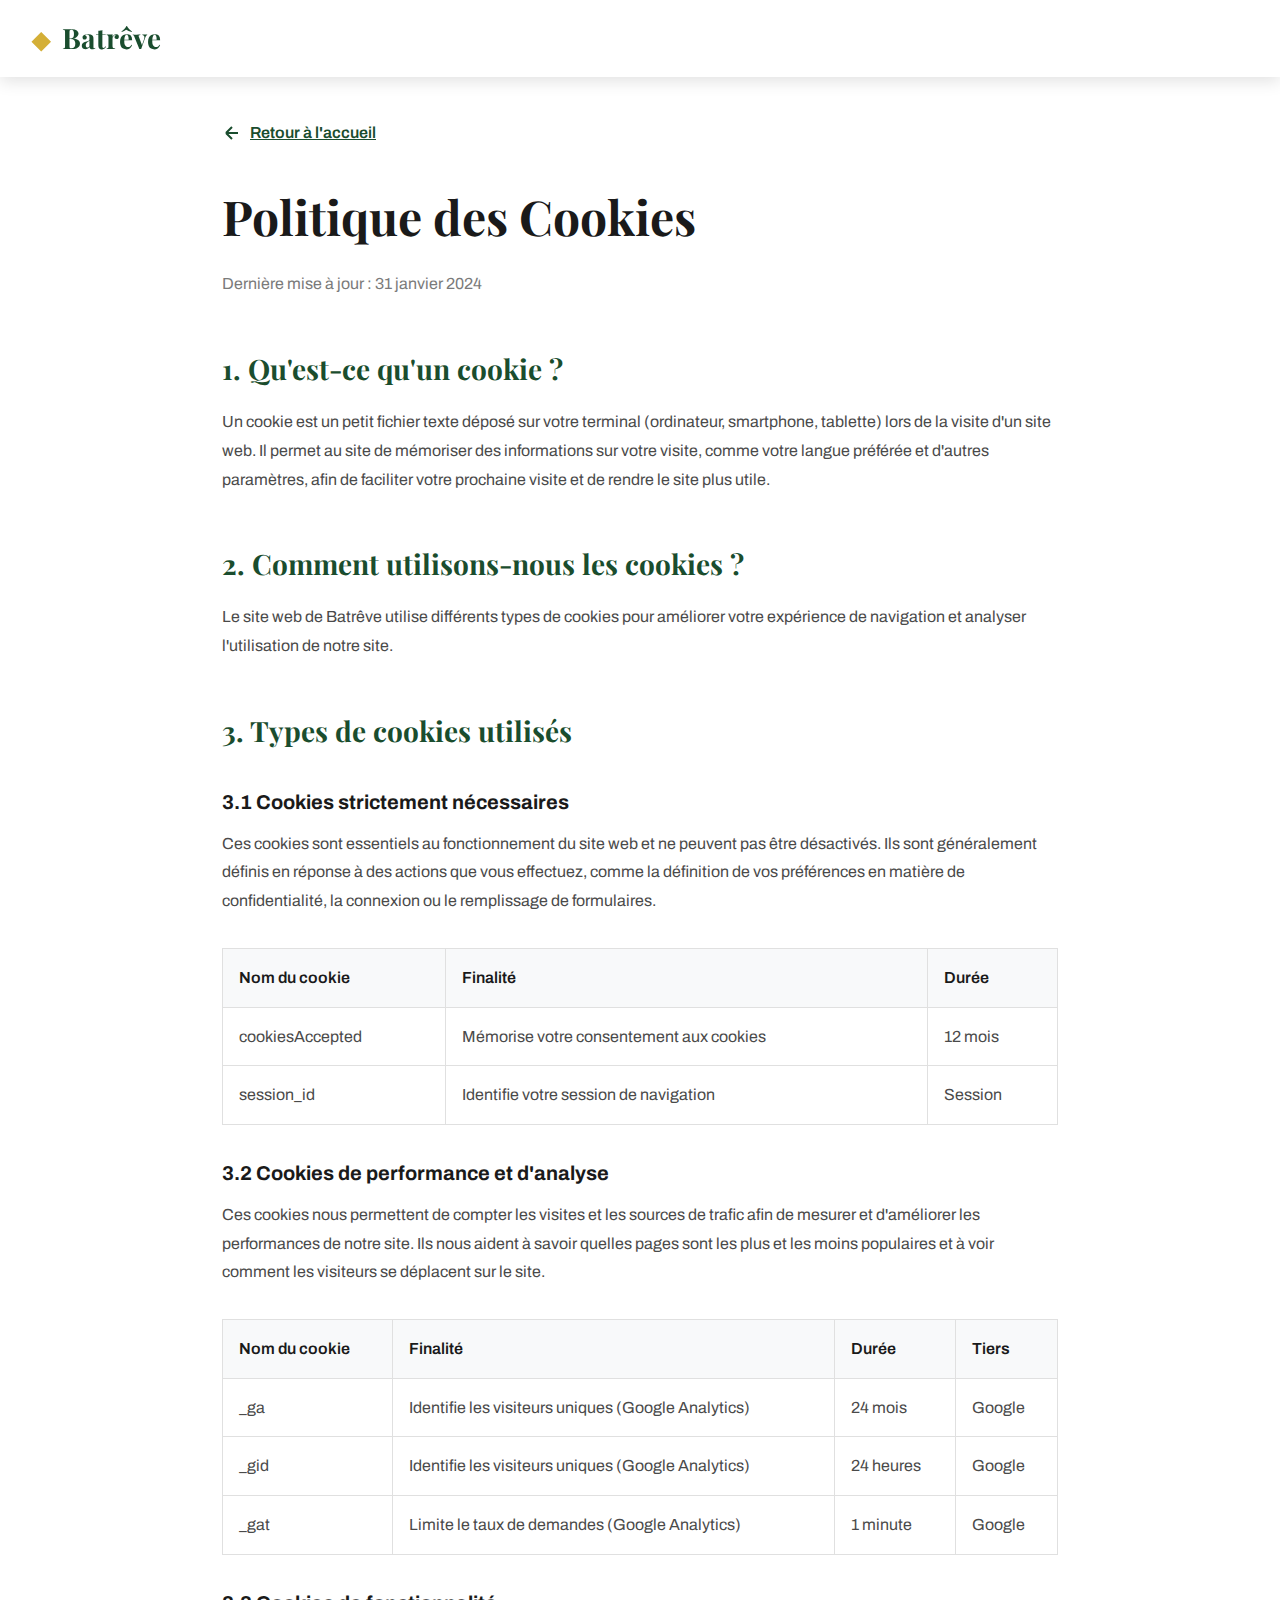
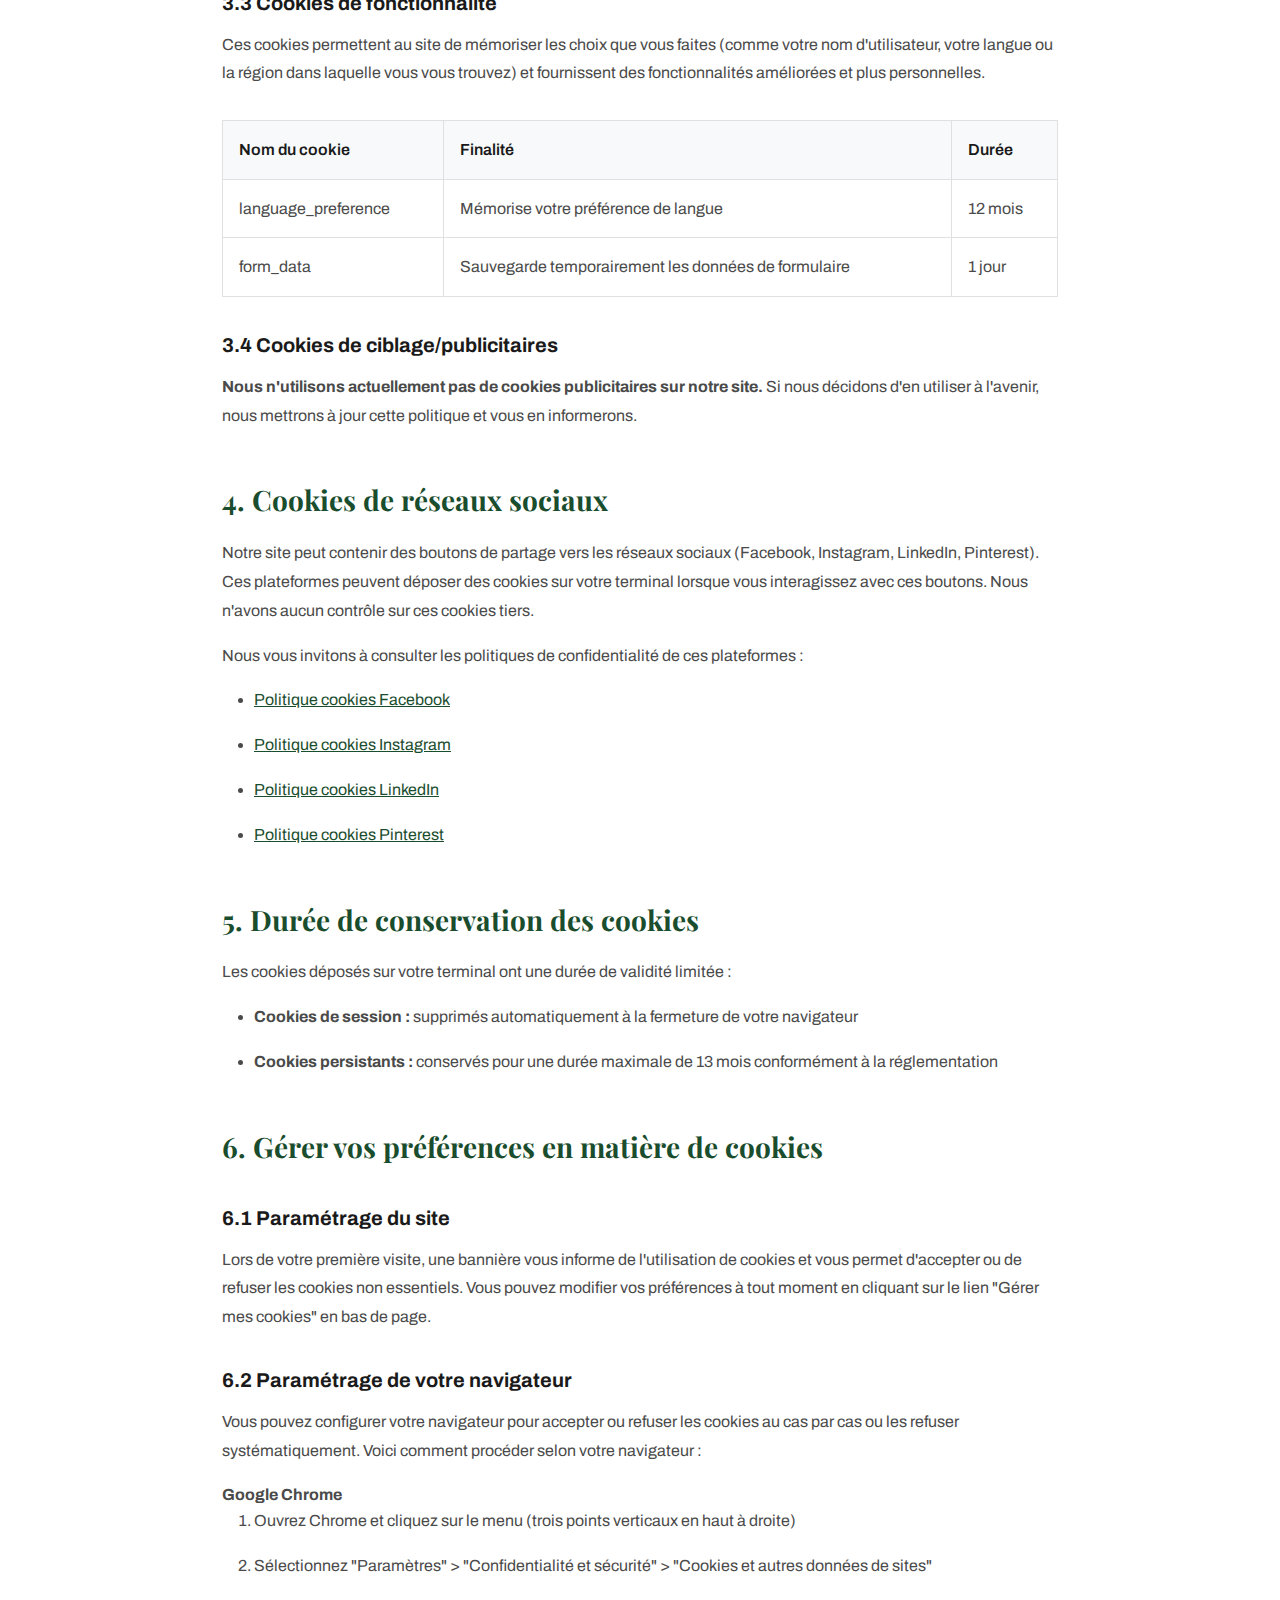
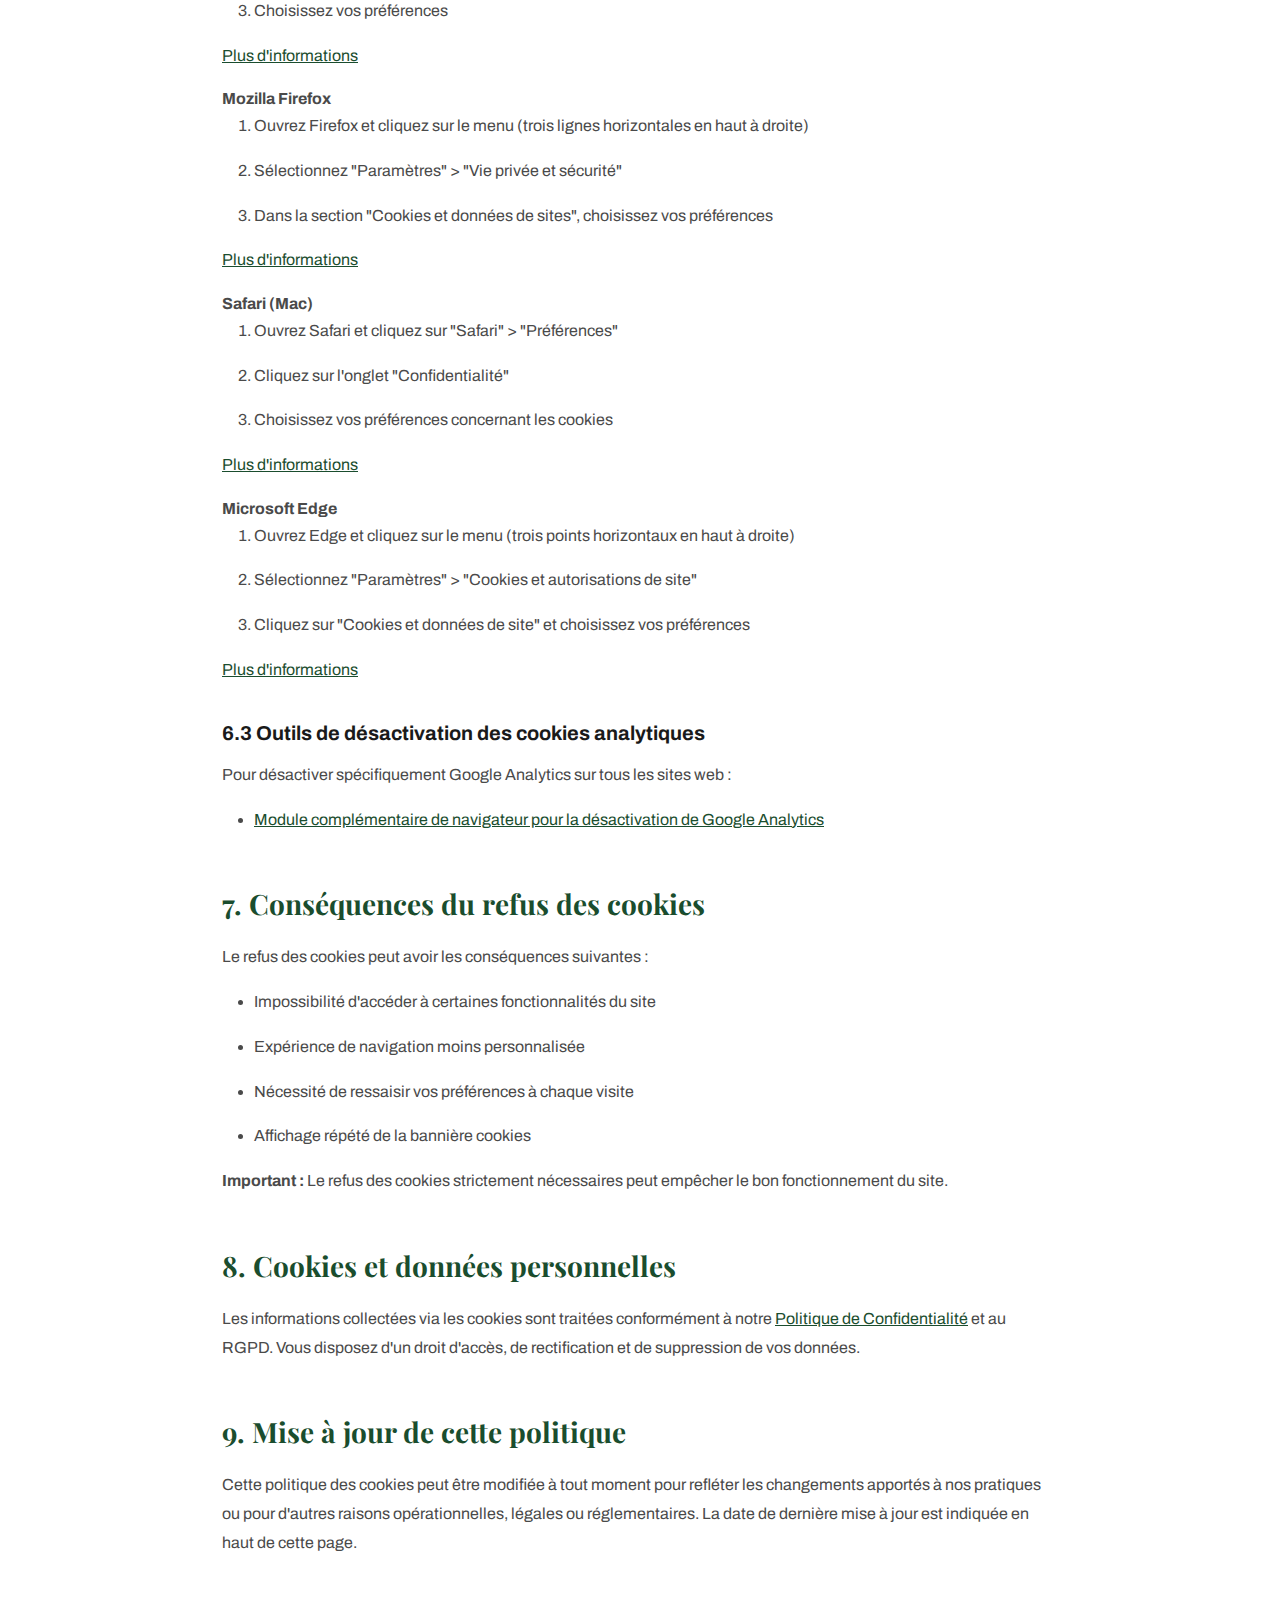
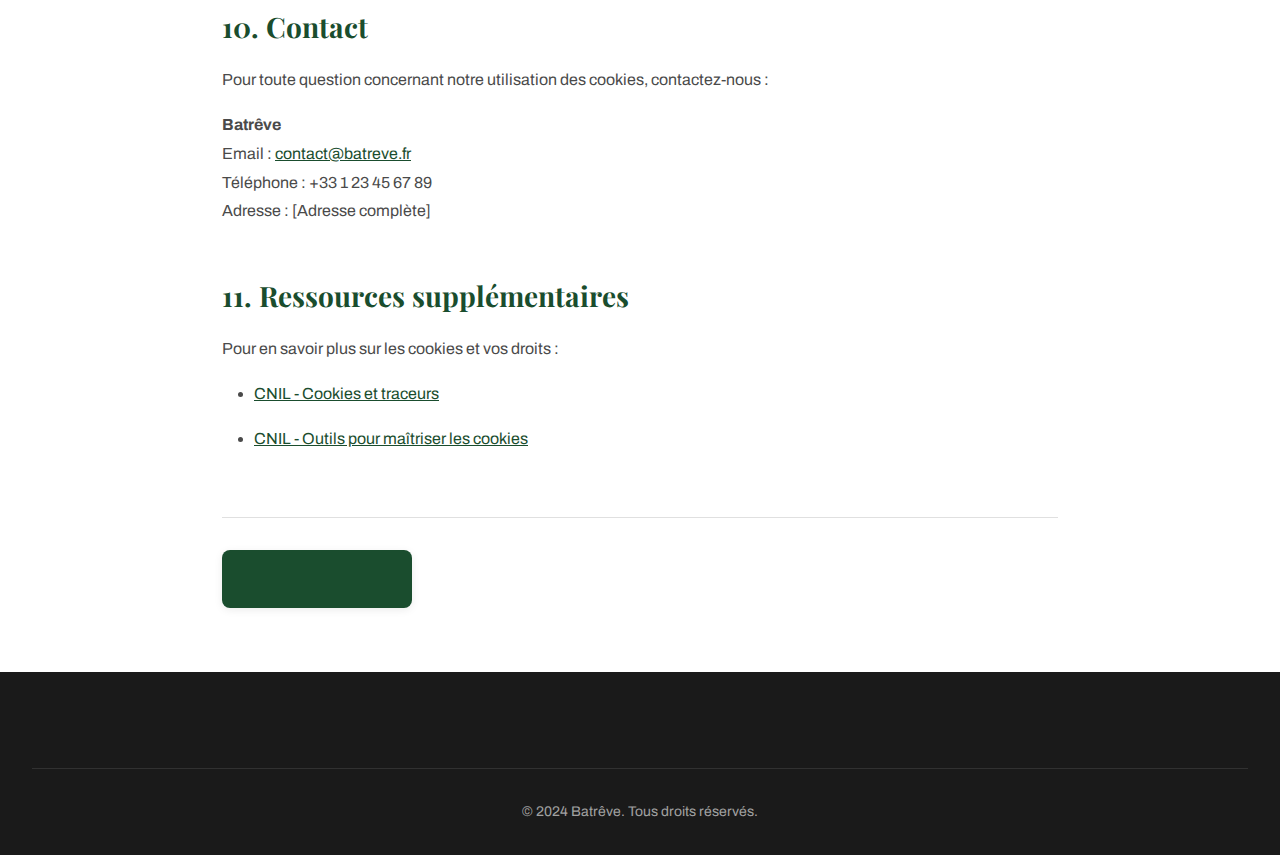
<file: cookies.html>
<!DOCTYPE html>
<html lang="fr">
<head>
    <meta charset="UTF-8">
    <meta name="viewport" content="width=device-width, initial-scale=1.0">
    <title>Politique des Cookies - Batrêve</title>
    <link href="https://fonts.googleapis.com/css2?family=Playfair+Display:wght@400;500;600;700;800&family=Archivo:wght@300;400;500;600&display=swap" rel="stylesheet">
    <link rel="stylesheet" href="styles.css">
    <style>
        .legal-page {
            max-width: 900px;
            margin: 0 auto;
            padding: 120px 2rem 4rem;
        }
        .legal-page h1 {
            font-family: var(--font-display);
            font-size: 3rem;
            color: var(--text-dark);
            margin-bottom: 1rem;
        }
        .legal-page .update-date {
            color: var(--text-light);
            margin-bottom: 3rem;
        }
        .legal-page h2 {
            font-family: var(--font-display);
            font-size: 1.75rem;
            color: var(--primary);
            margin-top: 3rem;
            margin-bottom: 1rem;
        }
        .legal-page h3 {
            font-size: 1.25rem;
            color: var(--text-dark);
            margin-top: 2rem;
            margin-bottom: 0.75rem;
        }
        .legal-page p, .legal-page li {
            line-height: 1.8;
            margin-bottom: 1rem;
        }
        .legal-page ul, .legal-page ol {
            padding-left: 2rem;
        }
        .legal-page a {
            color: var(--primary);
            text-decoration: underline;
        }
        .legal-page .back-link {
            display: inline-flex;
            align-items: center;
            gap: 0.5rem;
            color: var(--primary);
            font-weight: 600;
            margin-bottom: 2rem;
        }
        .cookie-table {
            width: 100%;
            border-collapse: collapse;
            margin: 2rem 0;
        }
        .cookie-table th,
        .cookie-table td {
            padding: 1rem;
            text-align: left;
            border: 1px solid var(--border-light);
        }
        .cookie-table th {
            background: var(--bg-secondary);
            font-weight: 600;
            color: var(--text-dark);
        }
        .cookie-table td {
            color: var(--text-body);
        }
    </style>
</head>
<body>
    <nav class="navbar scrolled">
        <div class="nav-container">
            <a href="index.html" class="logo">
                <span class="logo-icon">◆</span>
                <span class="logo-text">Batrêve</span>
            </a>
        </div>
    </nav>

    <main class="legal-page">
        <a href="index.html" class="back-link">
            <svg width="20" height="20" viewBox="0 0 20 20" fill="none">
                <path d="M16 10H4m0 0l6 6m-6-6l6-6" stroke="currentColor" stroke-width="2"/>
            </svg>
            Retour à l'accueil
        </a>

        <h1>Politique des Cookies</h1>
        <p class="update-date">Dernière mise à jour : 31 janvier 2024</p>

        <h2>1. Qu'est-ce qu'un cookie ?</h2>
        <p>
            Un cookie est un petit fichier texte déposé sur votre terminal (ordinateur, smartphone, tablette) lors de la visite d'un site web. Il permet au site de mémoriser des informations sur votre visite, comme votre langue préférée et d'autres paramètres, afin de faciliter votre prochaine visite et de rendre le site plus utile.
        </p>

        <h2>2. Comment utilisons-nous les cookies ?</h2>
        <p>
            Le site web de Batrêve utilise différents types de cookies pour améliorer votre expérience de navigation et analyser l'utilisation de notre site.
        </p>

        <h2>3. Types de cookies utilisés</h2>

        <h3>3.1 Cookies strictement nécessaires</h3>
        <p>
            Ces cookies sont essentiels au fonctionnement du site web et ne peuvent pas être désactivés. Ils sont généralement définis en réponse à des actions que vous effectuez, comme la définition de vos préférences en matière de confidentialité, la connexion ou le remplissage de formulaires.
        </p>

        <table class="cookie-table">
            <thead>
                <tr>
                    <th>Nom du cookie</th>
                    <th>Finalité</th>
                    <th>Durée</th>
                </tr>
            </thead>
            <tbody>
                <tr>
                    <td>cookiesAccepted</td>
                    <td>Mémorise votre consentement aux cookies</td>
                    <td>12 mois</td>
                </tr>
                <tr>
                    <td>session_id</td>
                    <td>Identifie votre session de navigation</td>
                    <td>Session</td>
                </tr>
            </tbody>
        </table>

        <h3>3.2 Cookies de performance et d'analyse</h3>
        <p>
            Ces cookies nous permettent de compter les visites et les sources de trafic afin de mesurer et d'améliorer les performances de notre site. Ils nous aident à savoir quelles pages sont les plus et les moins populaires et à voir comment les visiteurs se déplacent sur le site.
        </p>

        <table class="cookie-table">
            <thead>
                <tr>
                    <th>Nom du cookie</th>
                    <th>Finalité</th>
                    <th>Durée</th>
                    <th>Tiers</th>
                </tr>
            </thead>
            <tbody>
                <tr>
                    <td>_ga</td>
                    <td>Identifie les visiteurs uniques (Google Analytics)</td>
                    <td>24 mois</td>
                    <td>Google</td>
                </tr>
                <tr>
                    <td>_gid</td>
                    <td>Identifie les visiteurs uniques (Google Analytics)</td>
                    <td>24 heures</td>
                    <td>Google</td>
                </tr>
                <tr>
                    <td>_gat</td>
                    <td>Limite le taux de demandes (Google Analytics)</td>
                    <td>1 minute</td>
                    <td>Google</td>
                </tr>
            </tbody>
        </table>

        <h3>3.3 Cookies de fonctionnalité</h3>
        <p>
            Ces cookies permettent au site de mémoriser les choix que vous faites (comme votre nom d'utilisateur, votre langue ou la région dans laquelle vous vous trouvez) et fournissent des fonctionnalités améliorées et plus personnelles.
        </p>

        <table class="cookie-table">
            <thead>
                <tr>
                    <th>Nom du cookie</th>
                    <th>Finalité</th>
                    <th>Durée</th>
                </tr>
            </thead>
            <tbody>
                <tr>
                    <td>language_preference</td>
                    <td>Mémorise votre préférence de langue</td>
                    <td>12 mois</td>
                </tr>
                <tr>
                    <td>form_data</td>
                    <td>Sauvegarde temporairement les données de formulaire</td>
                    <td>1 jour</td>
                </tr>
            </tbody>
        </table>

        <h3>3.4 Cookies de ciblage/publicitaires</h3>
        <p>
            <strong>Nous n'utilisons actuellement pas de cookies publicitaires sur notre site.</strong> Si nous décidons d'en utiliser à l'avenir, nous mettrons à jour cette politique et vous en informerons.
        </p>

        <h2>4. Cookies de réseaux sociaux</h2>
        <p>
            Notre site peut contenir des boutons de partage vers les réseaux sociaux (Facebook, Instagram, LinkedIn, Pinterest). Ces plateformes peuvent déposer des cookies sur votre terminal lorsque vous interagissez avec ces boutons. Nous n'avons aucun contrôle sur ces cookies tiers.
        </p>
        <p>
            Nous vous invitons à consulter les politiques de confidentialité de ces plateformes :
        </p>
        <ul>
            <li><a href="https://www.facebook.com/policy/cookies/" target="_blank">Politique cookies Facebook</a></li>
            <li><a href="https://help.instagram.com/1896641480634370" target="_blank">Politique cookies Instagram</a></li>
            <li><a href="https://www.linkedin.com/legal/cookie-policy" target="_blank">Politique cookies LinkedIn</a></li>
            <li><a href="https://policy.pinterest.com/fr/cookies" target="_blank">Politique cookies Pinterest</a></li>
        </ul>

        <h2>5. Durée de conservation des cookies</h2>
        <p>
            Les cookies déposés sur votre terminal ont une durée de validité limitée :
        </p>
        <ul>
            <li><strong>Cookies de session :</strong> supprimés automatiquement à la fermeture de votre navigateur</li>
            <li><strong>Cookies persistants :</strong> conservés pour une durée maximale de 13 mois conformément à la réglementation</li>
        </ul>

        <h2>6. Gérer vos préférences en matière de cookies</h2>

        <h3>6.1 Paramétrage du site</h3>
        <p>
            Lors de votre première visite, une bannière vous informe de l'utilisation de cookies et vous permet d'accepter ou de refuser les cookies non essentiels. Vous pouvez modifier vos préférences à tout moment en cliquant sur le lien "Gérer mes cookies" en bas de page.
        </p>

        <h3>6.2 Paramétrage de votre navigateur</h3>
        <p>
            Vous pouvez configurer votre navigateur pour accepter ou refuser les cookies au cas par cas ou les refuser systématiquement. Voici comment procéder selon votre navigateur :
        </p>

        <h4>Google Chrome</h4>
        <ol>
            <li>Ouvrez Chrome et cliquez sur le menu (trois points verticaux en haut à droite)</li>
            <li>Sélectionnez "Paramètres" > "Confidentialité et sécurité" > "Cookies et autres données de sites"</li>
            <li>Choisissez vos préférences</li>
        </ol>
        <p><a href="https://support.google.com/chrome/answer/95647" target="_blank">Plus d'informations</a></p>

        <h4>Mozilla Firefox</h4>
        <ol>
            <li>Ouvrez Firefox et cliquez sur le menu (trois lignes horizontales en haut à droite)</li>
            <li>Sélectionnez "Paramètres" > "Vie privée et sécurité"</li>
            <li>Dans la section "Cookies et données de sites", choisissez vos préférences</li>
        </ol>
        <p><a href="https://support.mozilla.org/fr/kb/activer-desactiver-cookies" target="_blank">Plus d'informations</a></p>

        <h4>Safari (Mac)</h4>
        <ol>
            <li>Ouvrez Safari et cliquez sur "Safari" > "Préférences"</li>
            <li>Cliquez sur l'onglet "Confidentialité"</li>
            <li>Choisissez vos préférences concernant les cookies</li>
        </ol>
        <p><a href="https://support.apple.com/fr-fr/guide/safari/sfri11471/mac" target="_blank">Plus d'informations</a></p>

        <h4>Microsoft Edge</h4>
        <ol>
            <li>Ouvrez Edge et cliquez sur le menu (trois points horizontaux en haut à droite)</li>
            <li>Sélectionnez "Paramètres" > "Cookies et autorisations de site"</li>
            <li>Cliquez sur "Cookies et données de site" et choisissez vos préférences</li>
        </ol>
        <p><a href="https://support.microsoft.com/fr-fr/microsoft-edge/supprimer-les-cookies-dans-microsoft-edge-63947406-40ac-c3b8-57b9-2a946a29ae09" target="_blank">Plus d'informations</a></p>

        <h3>6.3 Outils de désactivation des cookies analytiques</h3>
        <p>
            Pour désactiver spécifiquement Google Analytics sur tous les sites web :
        </p>
        <ul>
            <li><a href="https://tools.google.com/dlpage/gaoptout" target="_blank">Module complémentaire de navigateur pour la désactivation de Google Analytics</a></li>
        </ul>

        <h2>7. Conséquences du refus des cookies</h2>
        <p>
            Le refus des cookies peut avoir les conséquences suivantes :
        </p>
        <ul>
            <li>Impossibilité d'accéder à certaines fonctionnalités du site</li>
            <li>Expérience de navigation moins personnalisée</li>
            <li>Nécessité de ressaisir vos préférences à chaque visite</li>
            <li>Affichage répété de la bannière cookies</li>
        </ul>
        <p>
            <strong>Important :</strong> Le refus des cookies strictement nécessaires peut empêcher le bon fonctionnement du site.
        </p>

        <h2>8. Cookies et données personnelles</h2>
        <p>
            Les informations collectées via les cookies sont traitées conformément à notre <a href="privacy.html">Politique de Confidentialité</a> et au RGPD. Vous disposez d'un droit d'accès, de rectification et de suppression de vos données.
        </p>

        <h2>9. Mise à jour de cette politique</h2>
        <p>
            Cette politique des cookies peut être modifiée à tout moment pour refléter les changements apportés à nos pratiques ou pour d'autres raisons opérationnelles, légales ou réglementaires. La date de dernière mise à jour est indiquée en haut de cette page.
        </p>

        <h2>10. Contact</h2>
        <p>
            Pour toute question concernant notre utilisation des cookies, contactez-nous :
        </p>
        <p>
            <strong>Batrêve</strong><br>
            Email : <a href="mailto:contact@batreve.fr">contact@batreve.fr</a><br>
            Téléphone : +33 1 23 45 67 89<br>
            Adresse : [Adresse complète]
        </p>

        <h2>11. Ressources supplémentaires</h2>
        <p>
            Pour en savoir plus sur les cookies et vos droits :
        </p>
        <ul>
            <li><a href="https://www.cnil.fr/fr/cookies-et-autres-traceurs" target="_blank">CNIL - Cookies et traceurs</a></li>
            <li><a href="https://www.cnil.fr/fr/cookies-les-outils-pour-les-maitriser" target="_blank">CNIL - Outils pour maîtriser les cookies</a></li>
        </ul>

        <div style="margin-top: 4rem; padding-top: 2rem; border-top: 1px solid var(--border-light);">
            <a href="index.html" class="btn btn-primary">Retour à l'accueil</a>
        </div>
    </main>

    <footer class="footer">
        <div class="container">
            <div class="footer-bottom">
                <p>&copy; 2024 Batrêve. Tous droits réservés.</p>
            </div>
        </div>
    </footer>
</body>
</html>
</file>
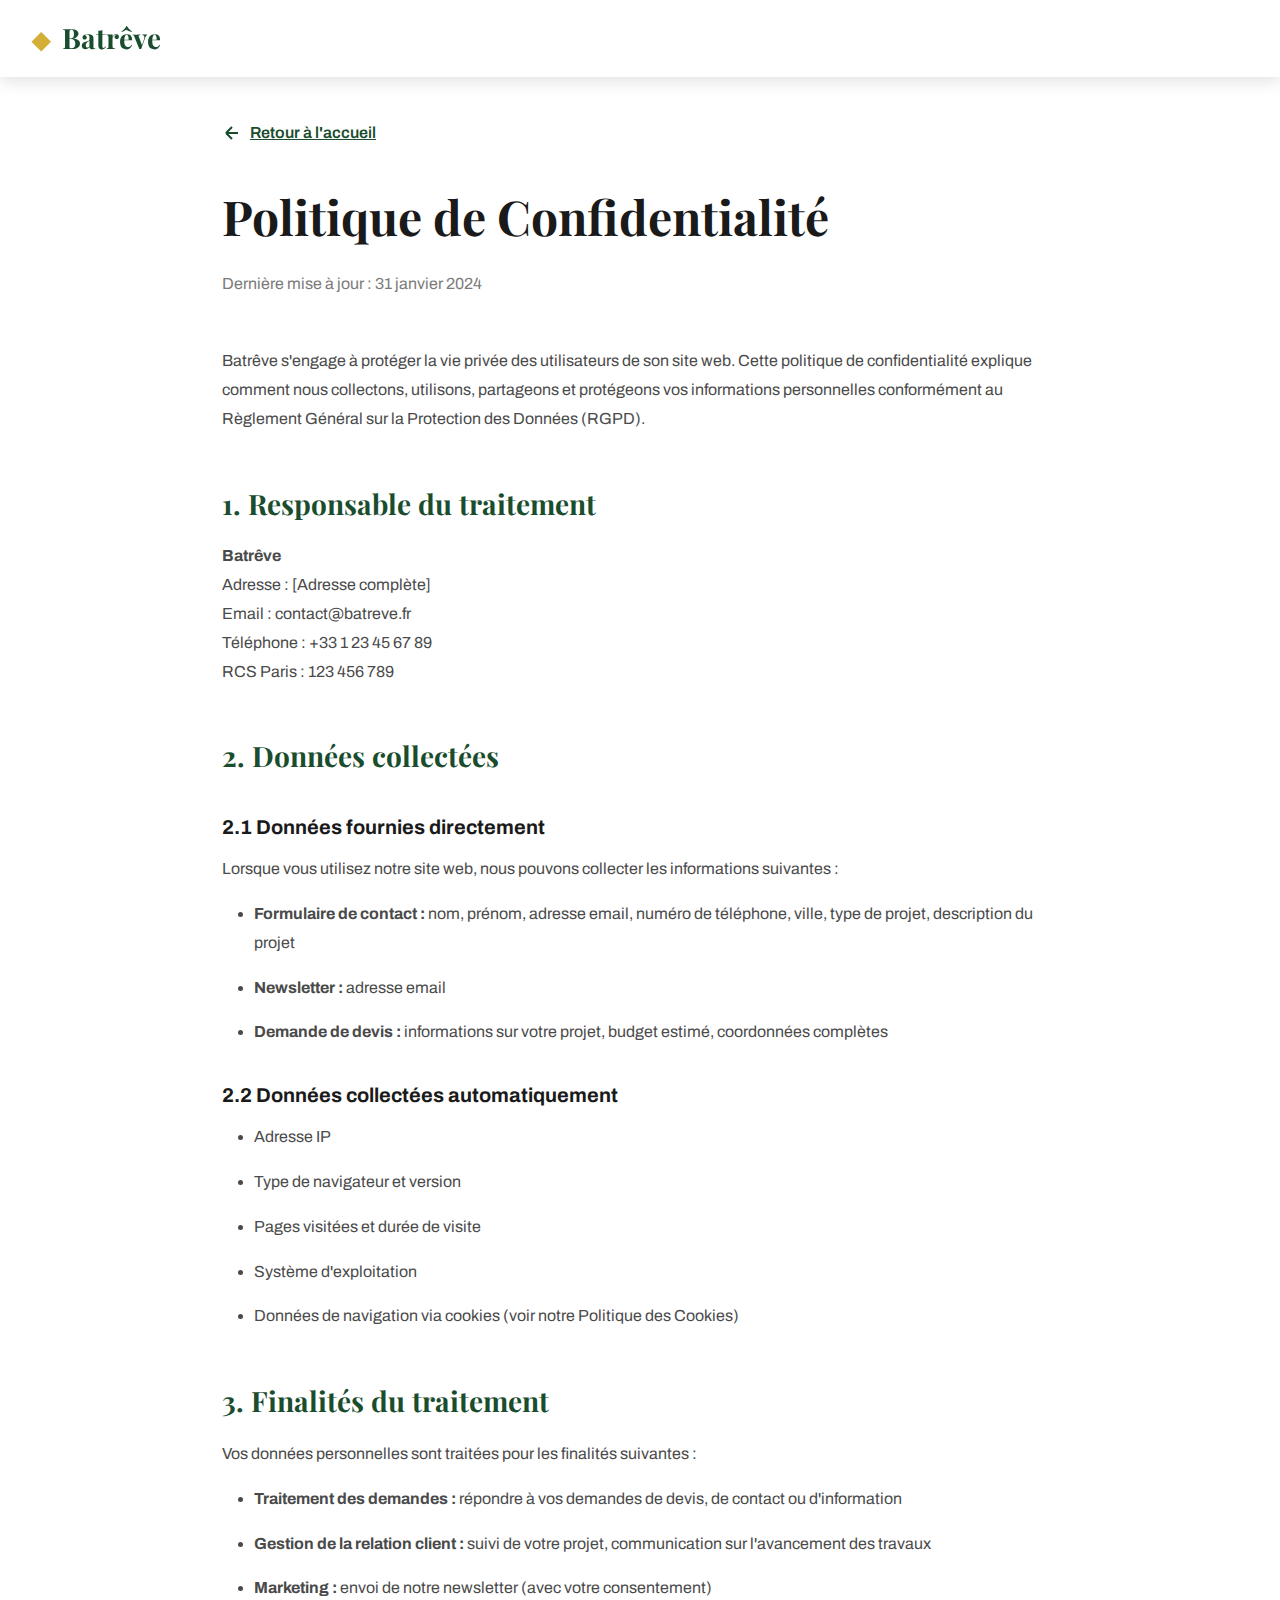
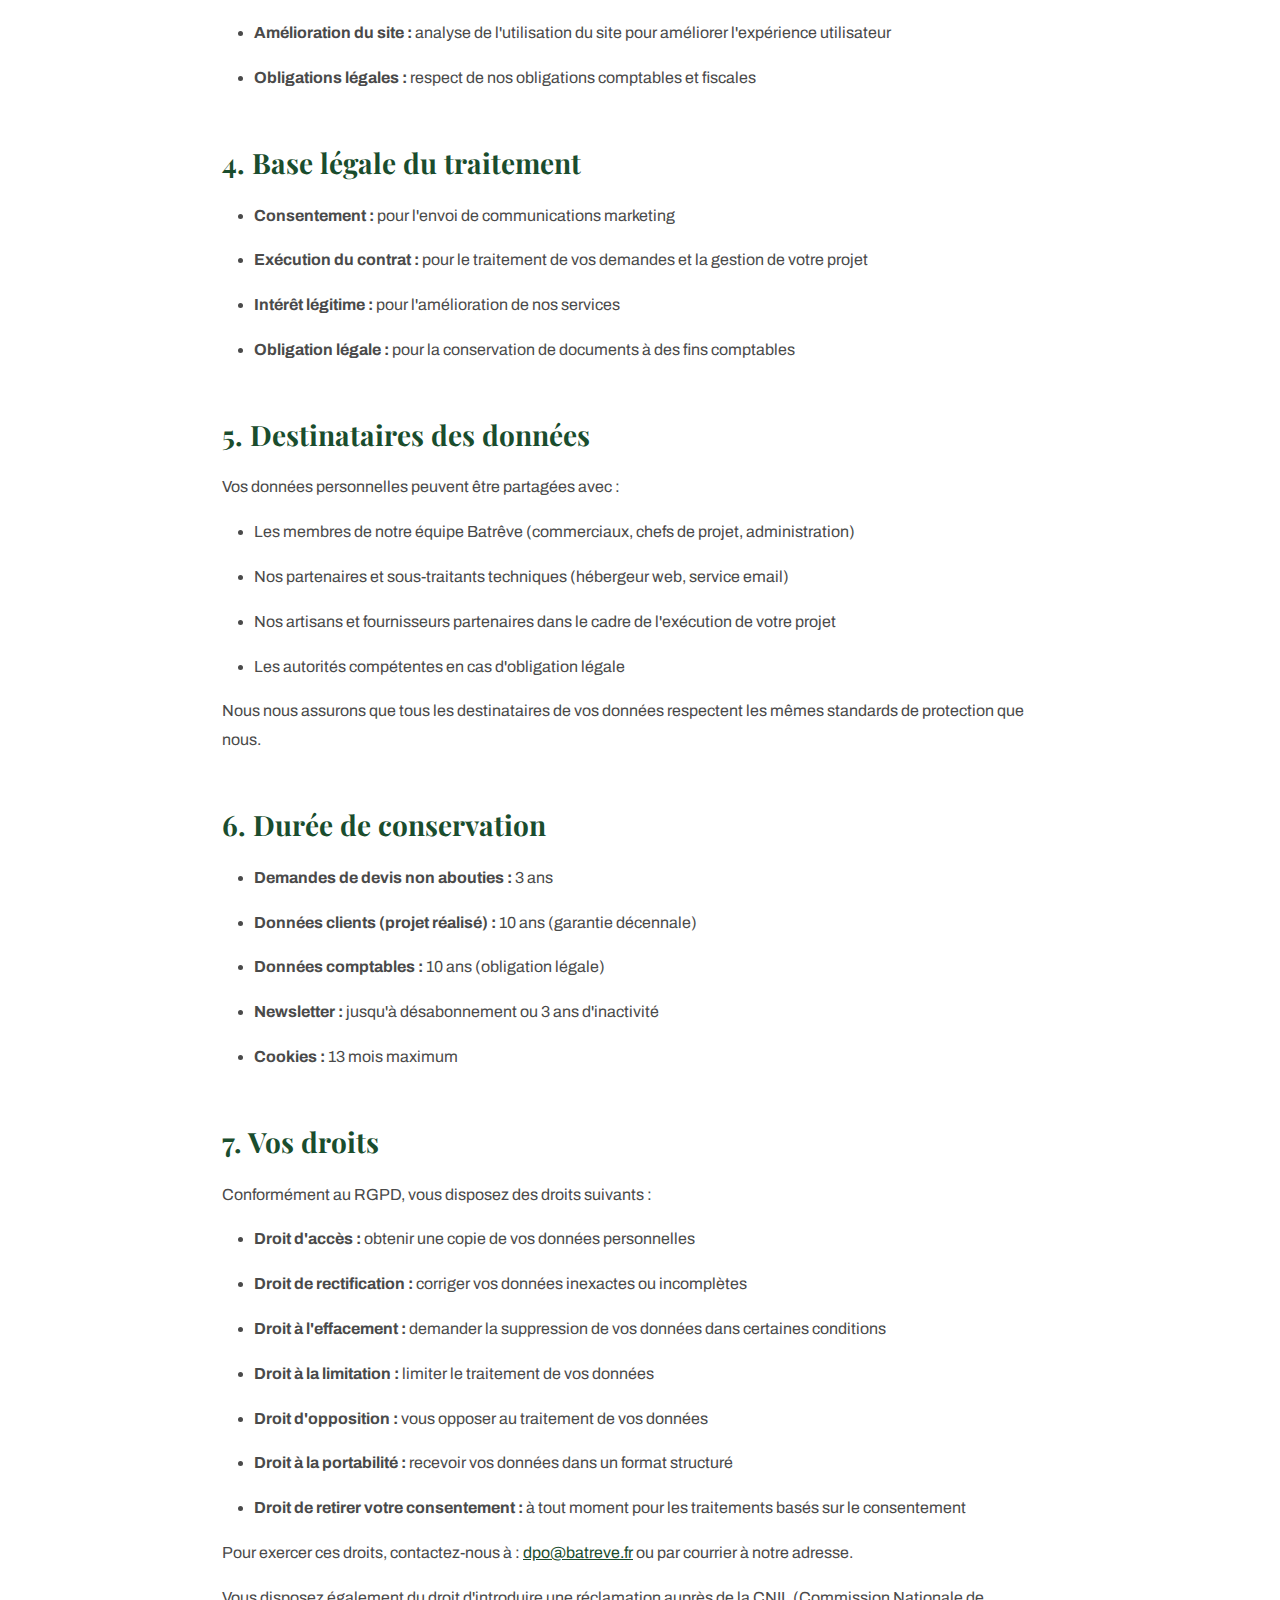
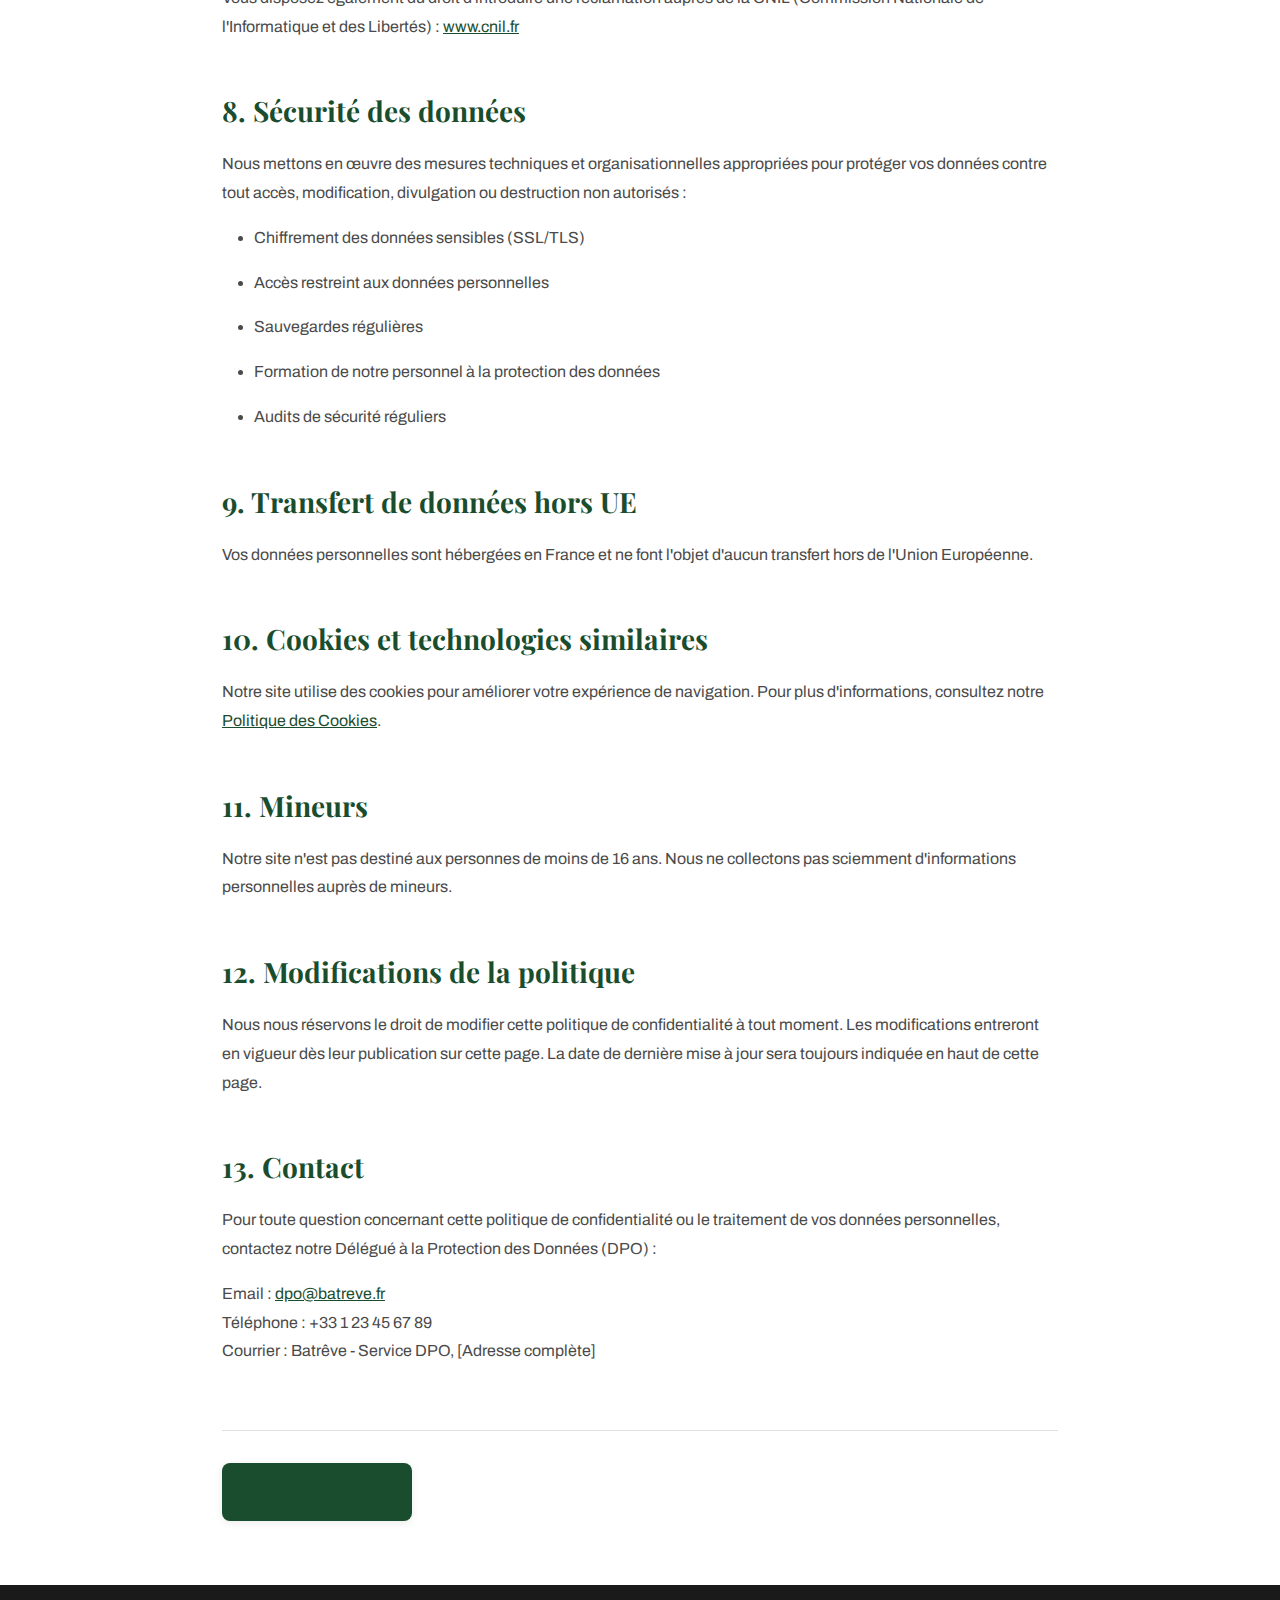
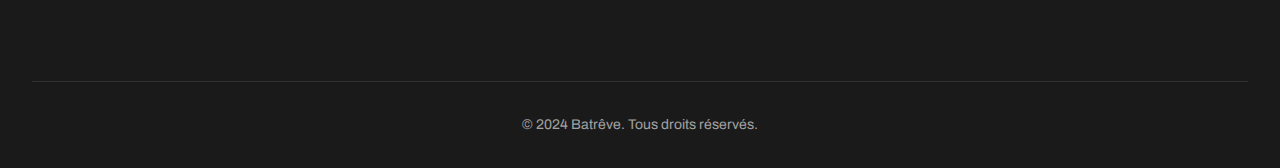
<file: privacy.html>
<!DOCTYPE html>
<html lang="fr">
<head>
    <meta charset="UTF-8">
    <meta name="viewport" content="width=device-width, initial-scale=1.0">
    <title>Politique de Confidentialité - Batrêve</title>
    <link href="https://fonts.googleapis.com/css2?family=Playfair+Display:wght@400;500;600;700;800&family=Archivo:wght@300;400;500;600&display=swap" rel="stylesheet">
    <link rel="stylesheet" href="styles.css">
    <style>
        .legal-page {
            max-width: 900px;
            margin: 0 auto;
            padding: 120px 2rem 4rem;
        }
        .legal-page h1 {
            font-family: var(--font-display);
            font-size: 3rem;
            color: var(--text-dark);
            margin-bottom: 1rem;
        }
        .legal-page .update-date {
            color: var(--text-light);
            margin-bottom: 3rem;
        }
        .legal-page h2 {
            font-family: var(--font-display);
            font-size: 1.75rem;
            color: var(--primary);
            margin-top: 3rem;
            margin-bottom: 1rem;
        }
        .legal-page h3 {
            font-size: 1.25rem;
            color: var(--text-dark);
            margin-top: 2rem;
            margin-bottom: 0.75rem;
        }
        .legal-page p, .legal-page li {
            line-height: 1.8;
            margin-bottom: 1rem;
        }
        .legal-page ul, .legal-page ol {
            padding-left: 2rem;
        }
        .legal-page a {
            color: var(--primary);
            text-decoration: underline;
        }
        .legal-page .back-link {
            display: inline-flex;
            align-items: center;
            gap: 0.5rem;
            color: var(--primary);
            font-weight: 600;
            margin-bottom: 2rem;
        }
    </style>
</head>
<body>
    <nav class="navbar scrolled">
        <div class="nav-container">
            <a href="index.html" class="logo">
                <span class="logo-icon">◆</span>
                <span class="logo-text">Batrêve</span>
            </a>
        </div>
    </nav>

    <main class="legal-page">
        <a href="index.html" class="back-link">
            <svg width="20" height="20" viewBox="0 0 20 20" fill="none">
                <path d="M16 10H4m0 0l6 6m-6-6l6-6" stroke="currentColor" stroke-width="2"/>
            </svg>
            Retour à l'accueil
        </a>

        <h1>Politique de Confidentialité</h1>
        <p class="update-date">Dernière mise à jour : 31 janvier 2024</p>

        <p>
            Batrêve s'engage à protéger la vie privée des utilisateurs de son site web. Cette politique de confidentialité explique comment nous collectons, utilisons, partageons et protégeons vos informations personnelles conformément au Règlement Général sur la Protection des Données (RGPD).
        </p>

        <h2>1. Responsable du traitement</h2>
        <p>
            <strong>Batrêve</strong><br>
            Adresse : [Adresse complète]<br>
            Email : contact@batreve.fr<br>
            Téléphone : +33 1 23 45 67 89<br>
            RCS Paris : 123 456 789
        </p>

        <h2>2. Données collectées</h2>
        
        <h3>2.1 Données fournies directement</h3>
        <p>Lorsque vous utilisez notre site web, nous pouvons collecter les informations suivantes :</p>
        <ul>
            <li><strong>Formulaire de contact :</strong> nom, prénom, adresse email, numéro de téléphone, ville, type de projet, description du projet</li>
            <li><strong>Newsletter :</strong> adresse email</li>
            <li><strong>Demande de devis :</strong> informations sur votre projet, budget estimé, coordonnées complètes</li>
        </ul>

        <h3>2.2 Données collectées automatiquement</h3>
        <ul>
            <li>Adresse IP</li>
            <li>Type de navigateur et version</li>
            <li>Pages visitées et durée de visite</li>
            <li>Système d'exploitation</li>
            <li>Données de navigation via cookies (voir notre Politique des Cookies)</li>
        </ul>

        <h2>3. Finalités du traitement</h2>
        <p>Vos données personnelles sont traitées pour les finalités suivantes :</p>
        <ul>
            <li><strong>Traitement des demandes :</strong> répondre à vos demandes de devis, de contact ou d'information</li>
            <li><strong>Gestion de la relation client :</strong> suivi de votre projet, communication sur l'avancement des travaux</li>
            <li><strong>Marketing :</strong> envoi de notre newsletter (avec votre consentement)</li>
            <li><strong>Amélioration du site :</strong> analyse de l'utilisation du site pour améliorer l'expérience utilisateur</li>
            <li><strong>Obligations légales :</strong> respect de nos obligations comptables et fiscales</li>
        </ul>

        <h2>4. Base légale du traitement</h2>
        <ul>
            <li><strong>Consentement :</strong> pour l'envoi de communications marketing</li>
            <li><strong>Exécution du contrat :</strong> pour le traitement de vos demandes et la gestion de votre projet</li>
            <li><strong>Intérêt légitime :</strong> pour l'amélioration de nos services</li>
            <li><strong>Obligation légale :</strong> pour la conservation de documents à des fins comptables</li>
        </ul>

        <h2>5. Destinataires des données</h2>
        <p>Vos données personnelles peuvent être partagées avec :</p>
        <ul>
            <li>Les membres de notre équipe Batrêve (commerciaux, chefs de projet, administration)</li>
            <li>Nos partenaires et sous-traitants techniques (hébergeur web, service email)</li>
            <li>Nos artisans et fournisseurs partenaires dans le cadre de l'exécution de votre projet</li>
            <li>Les autorités compétentes en cas d'obligation légale</li>
        </ul>
        <p>
            Nous nous assurons que tous les destinataires de vos données respectent les mêmes standards de protection que nous.
        </p>

        <h2>6. Durée de conservation</h2>
        <ul>
            <li><strong>Demandes de devis non abouties :</strong> 3 ans</li>
            <li><strong>Données clients (projet réalisé) :</strong> 10 ans (garantie décennale)</li>
            <li><strong>Données comptables :</strong> 10 ans (obligation légale)</li>
            <li><strong>Newsletter :</strong> jusqu'à désabonnement ou 3 ans d'inactivité</li>
            <li><strong>Cookies :</strong> 13 mois maximum</li>
        </ul>

        <h2>7. Vos droits</h2>
        <p>Conformément au RGPD, vous disposez des droits suivants :</p>
        <ul>
            <li><strong>Droit d'accès :</strong> obtenir une copie de vos données personnelles</li>
            <li><strong>Droit de rectification :</strong> corriger vos données inexactes ou incomplètes</li>
            <li><strong>Droit à l'effacement :</strong> demander la suppression de vos données dans certaines conditions</li>
            <li><strong>Droit à la limitation :</strong> limiter le traitement de vos données</li>
            <li><strong>Droit d'opposition :</strong> vous opposer au traitement de vos données</li>
            <li><strong>Droit à la portabilité :</strong> recevoir vos données dans un format structuré</li>
            <li><strong>Droit de retirer votre consentement :</strong> à tout moment pour les traitements basés sur le consentement</li>
        </ul>
        
        <p>
            Pour exercer ces droits, contactez-nous à : <a href="mailto:dpo@batreve.fr">dpo@batreve.fr</a> ou par courrier à notre adresse.
        </p>
        
        <p>
            Vous disposez également du droit d'introduire une réclamation auprès de la CNIL (Commission Nationale de l'Informatique et des Libertés) : <a href="https://www.cnil.fr" target="_blank">www.cnil.fr</a>
        </p>

        <h2>8. Sécurité des données</h2>
        <p>
            Nous mettons en œuvre des mesures techniques et organisationnelles appropriées pour protéger vos données contre tout accès, modification, divulgation ou destruction non autorisés :
        </p>
        <ul>
            <li>Chiffrement des données sensibles (SSL/TLS)</li>
            <li>Accès restreint aux données personnelles</li>
            <li>Sauvegardes régulières</li>
            <li>Formation de notre personnel à la protection des données</li>
            <li>Audits de sécurité réguliers</li>
        </ul>

        <h2>9. Transfert de données hors UE</h2>
        <p>
            Vos données personnelles sont hébergées en France et ne font l'objet d'aucun transfert hors de l'Union Européenne.
        </p>

        <h2>10. Cookies et technologies similaires</h2>
        <p>
            Notre site utilise des cookies pour améliorer votre expérience de navigation. Pour plus d'informations, consultez notre <a href="cookies.html">Politique des Cookies</a>.
        </p>

        <h2>11. Mineurs</h2>
        <p>
            Notre site n'est pas destiné aux personnes de moins de 16 ans. Nous ne collectons pas sciemment d'informations personnelles auprès de mineurs.
        </p>

        <h2>12. Modifications de la politique</h2>
        <p>
            Nous nous réservons le droit de modifier cette politique de confidentialité à tout moment. Les modifications entreront en vigueur dès leur publication sur cette page. La date de dernière mise à jour sera toujours indiquée en haut de cette page.
        </p>

        <h2>13. Contact</h2>
        <p>
            Pour toute question concernant cette politique de confidentialité ou le traitement de vos données personnelles, contactez notre Délégué à la Protection des Données (DPO) :
        </p>
        <p>
            Email : <a href="mailto:dpo@batreve.fr">dpo@batreve.fr</a><br>
            Téléphone : +33 1 23 45 67 89<br>
            Courrier : Batrêve - Service DPO, [Adresse complète]
        </p>

        <div style="margin-top: 4rem; padding-top: 2rem; border-top: 1px solid var(--border-light);">
            <a href="index.html" class="btn btn-primary">Retour à l'accueil</a>
        </div>
    </main>

    <footer class="footer">
        <div class="container">
            <div class="footer-bottom">
                <p>&copy; 2024 Batrêve. Tous droits réservés.</p>
            </div>
        </div>
    </footer>
</body>
</html>
</file>
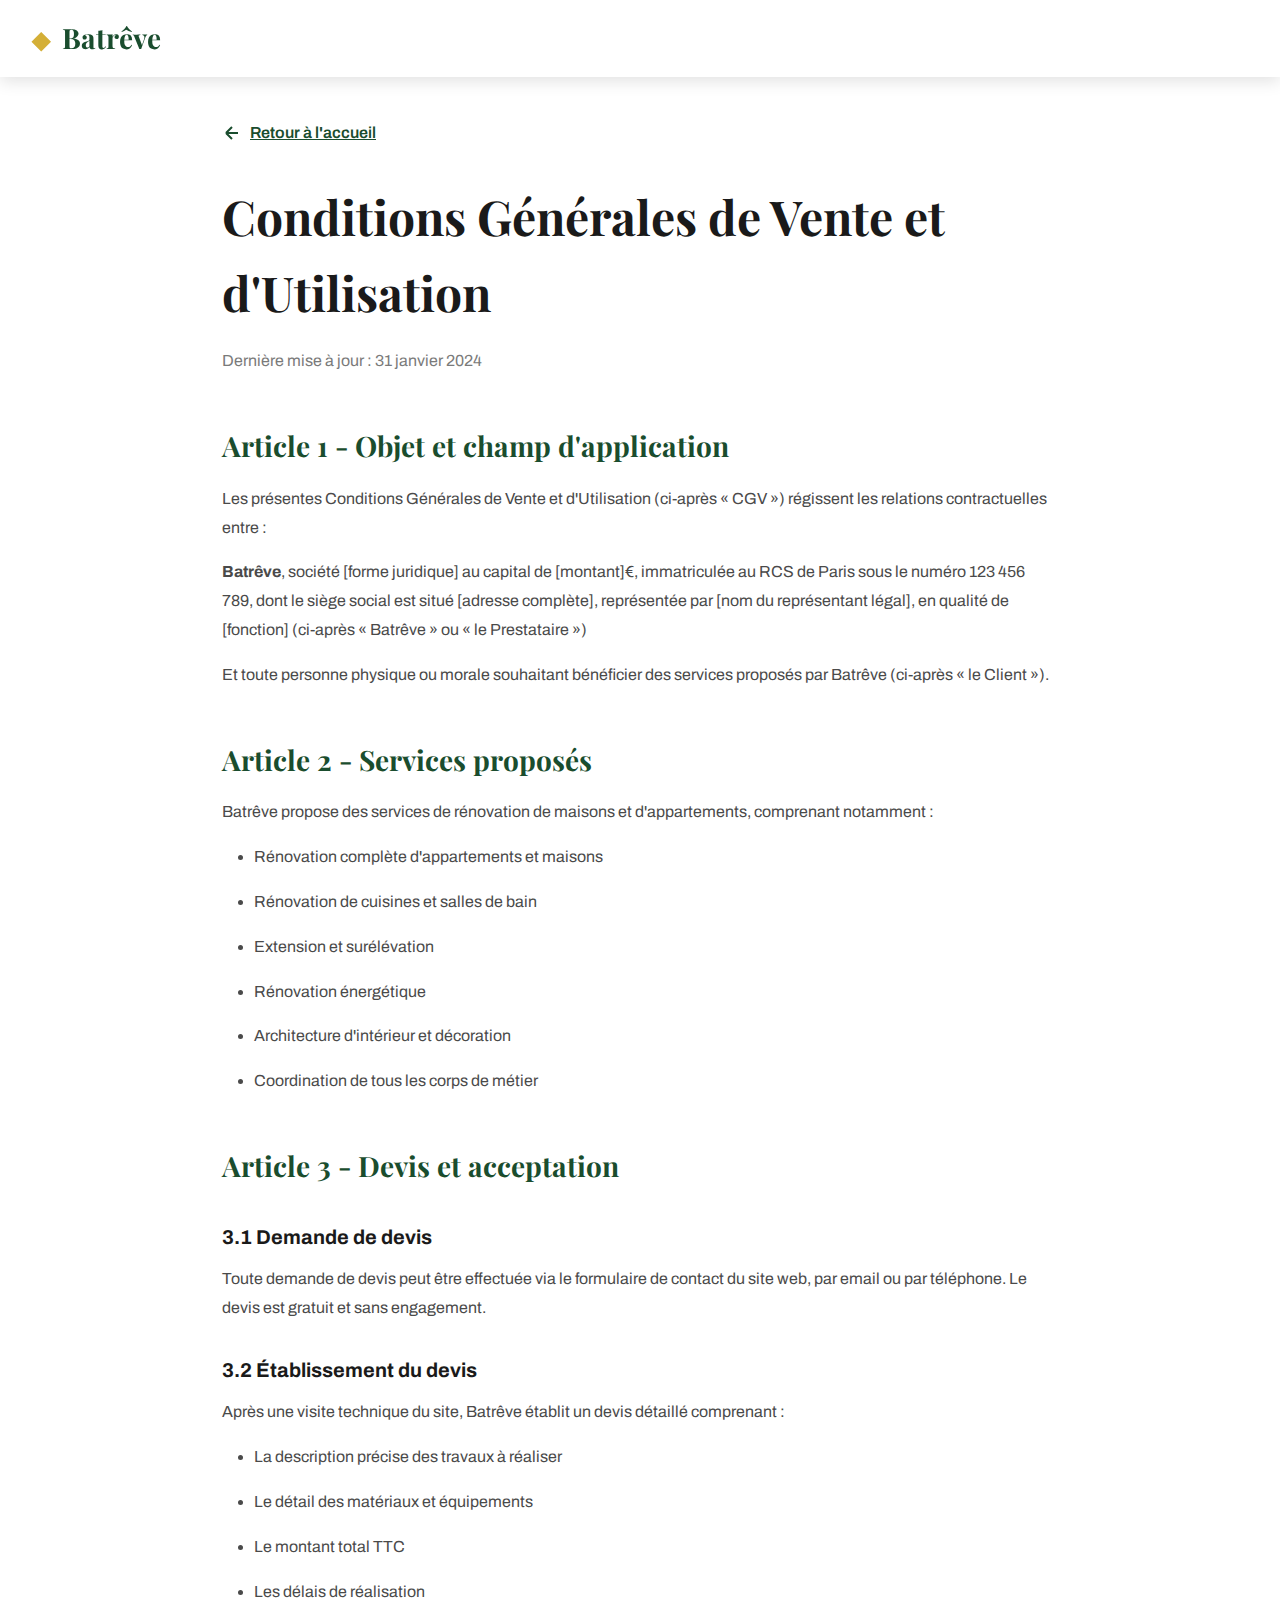
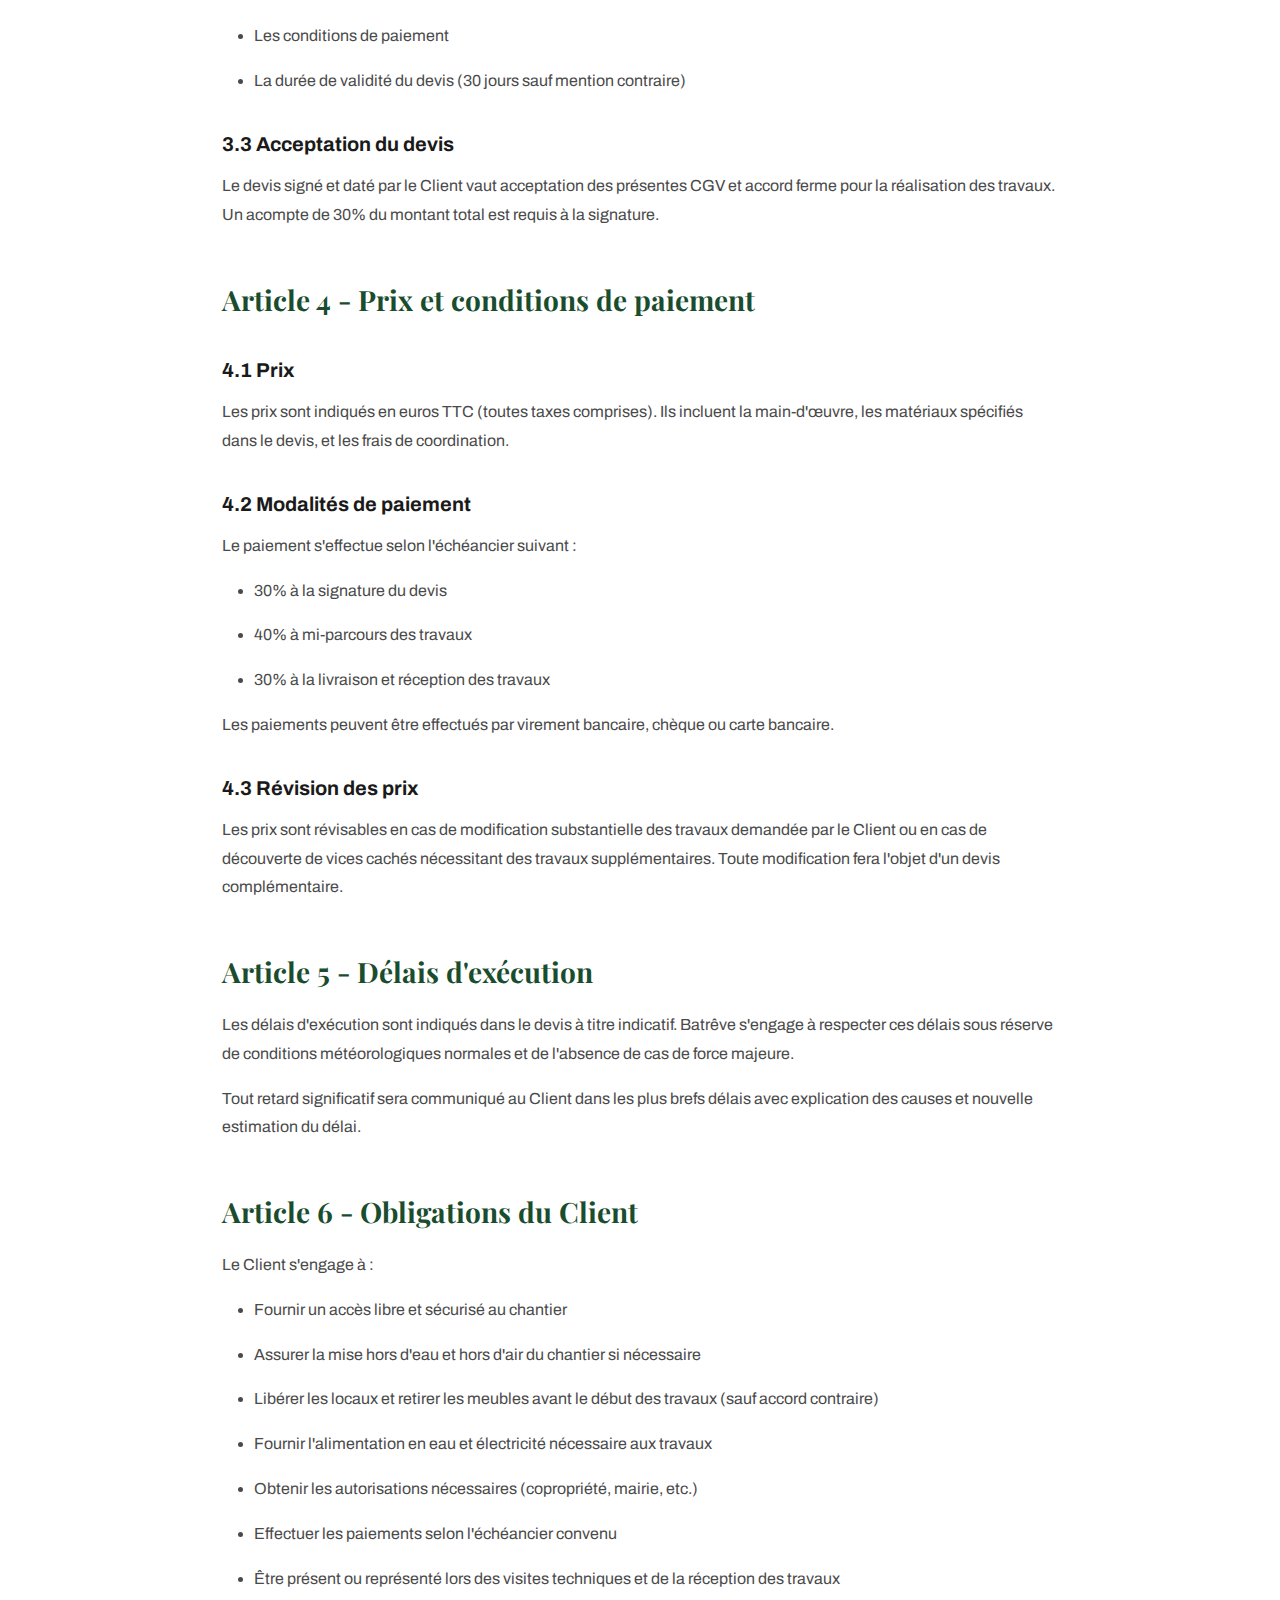
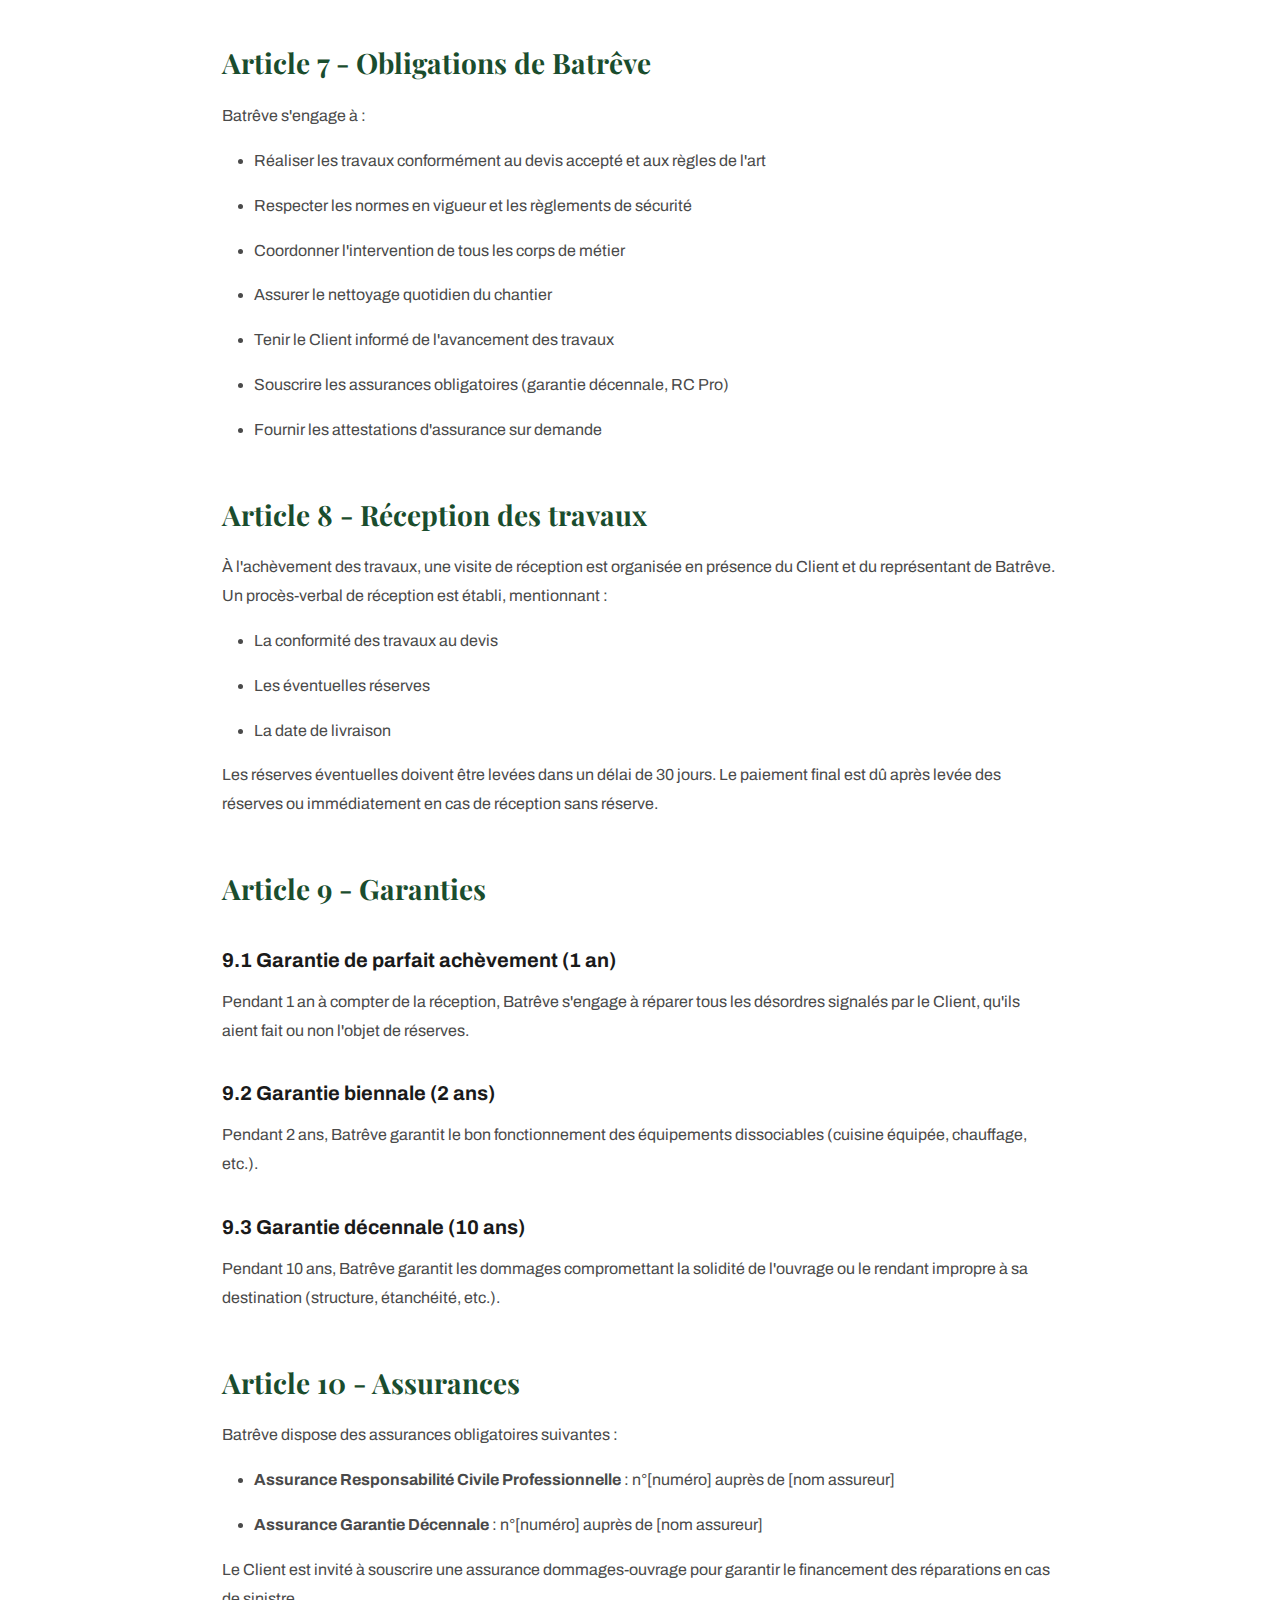
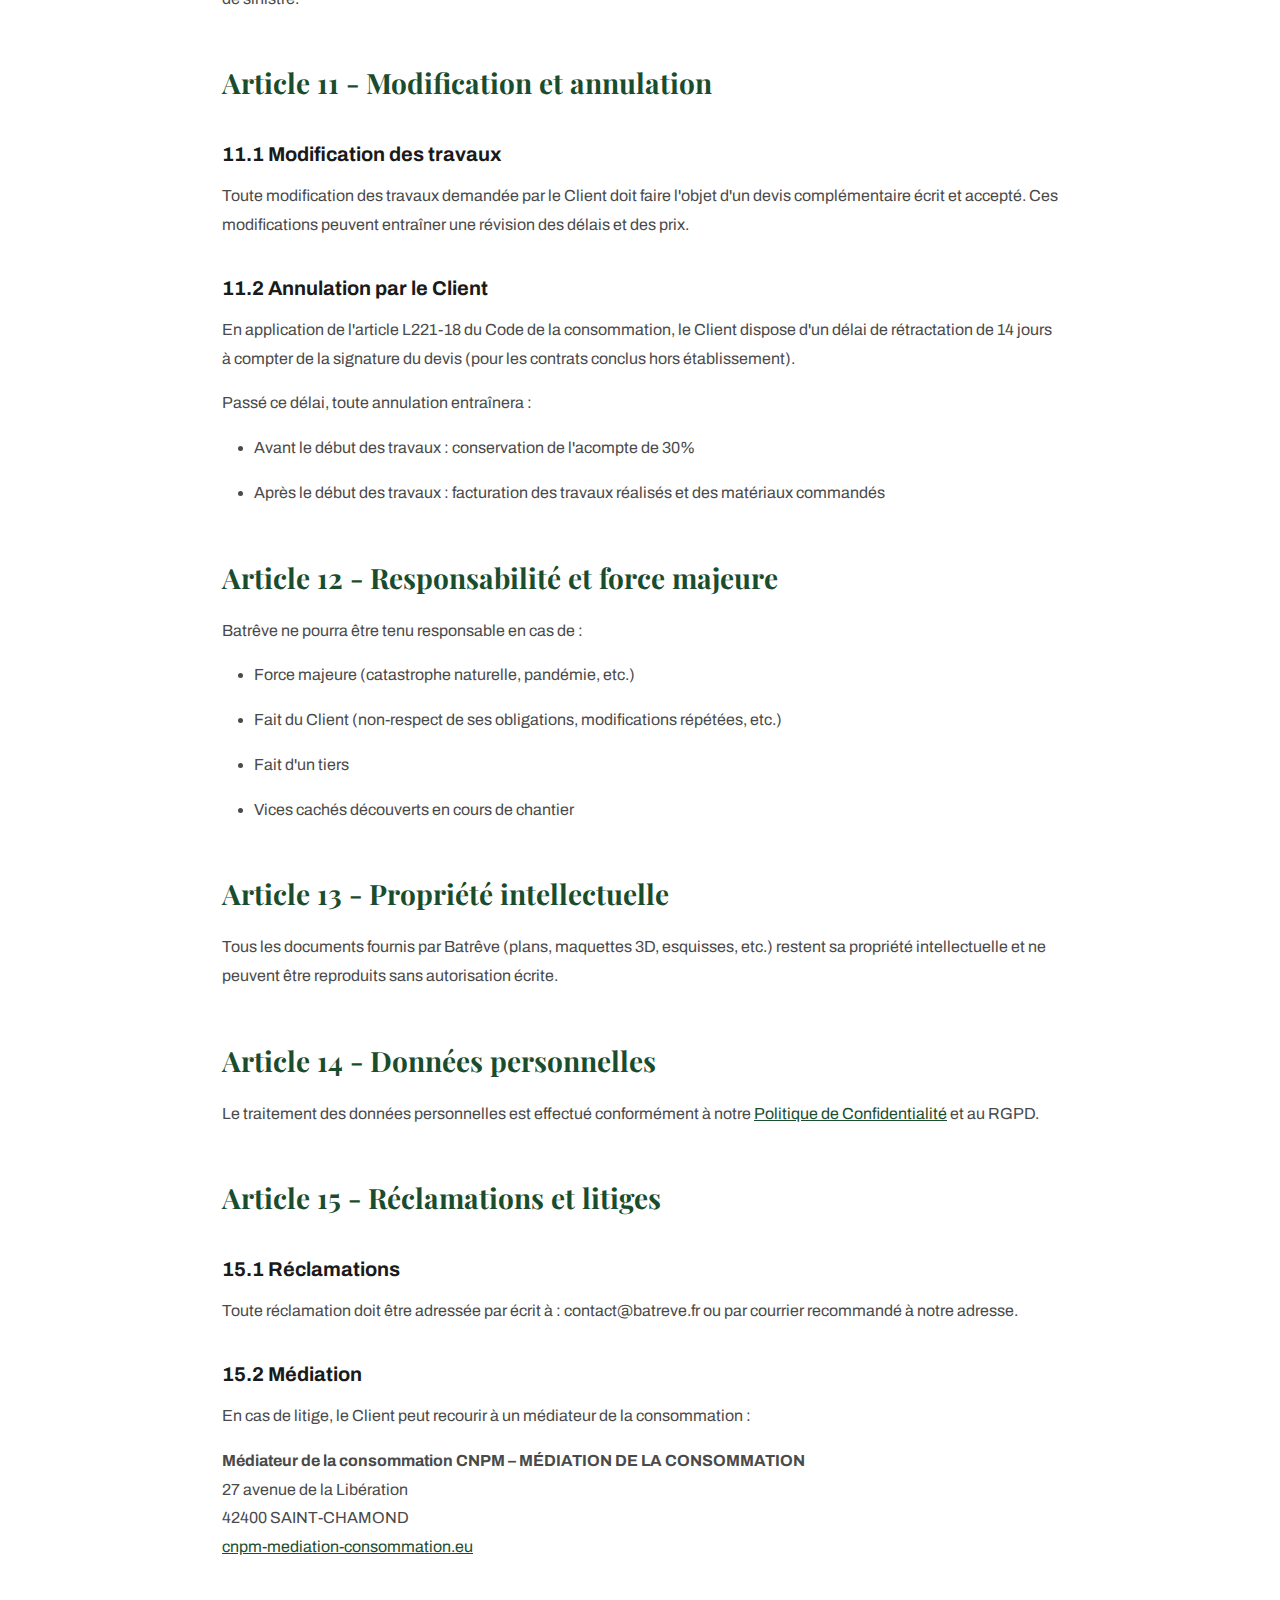
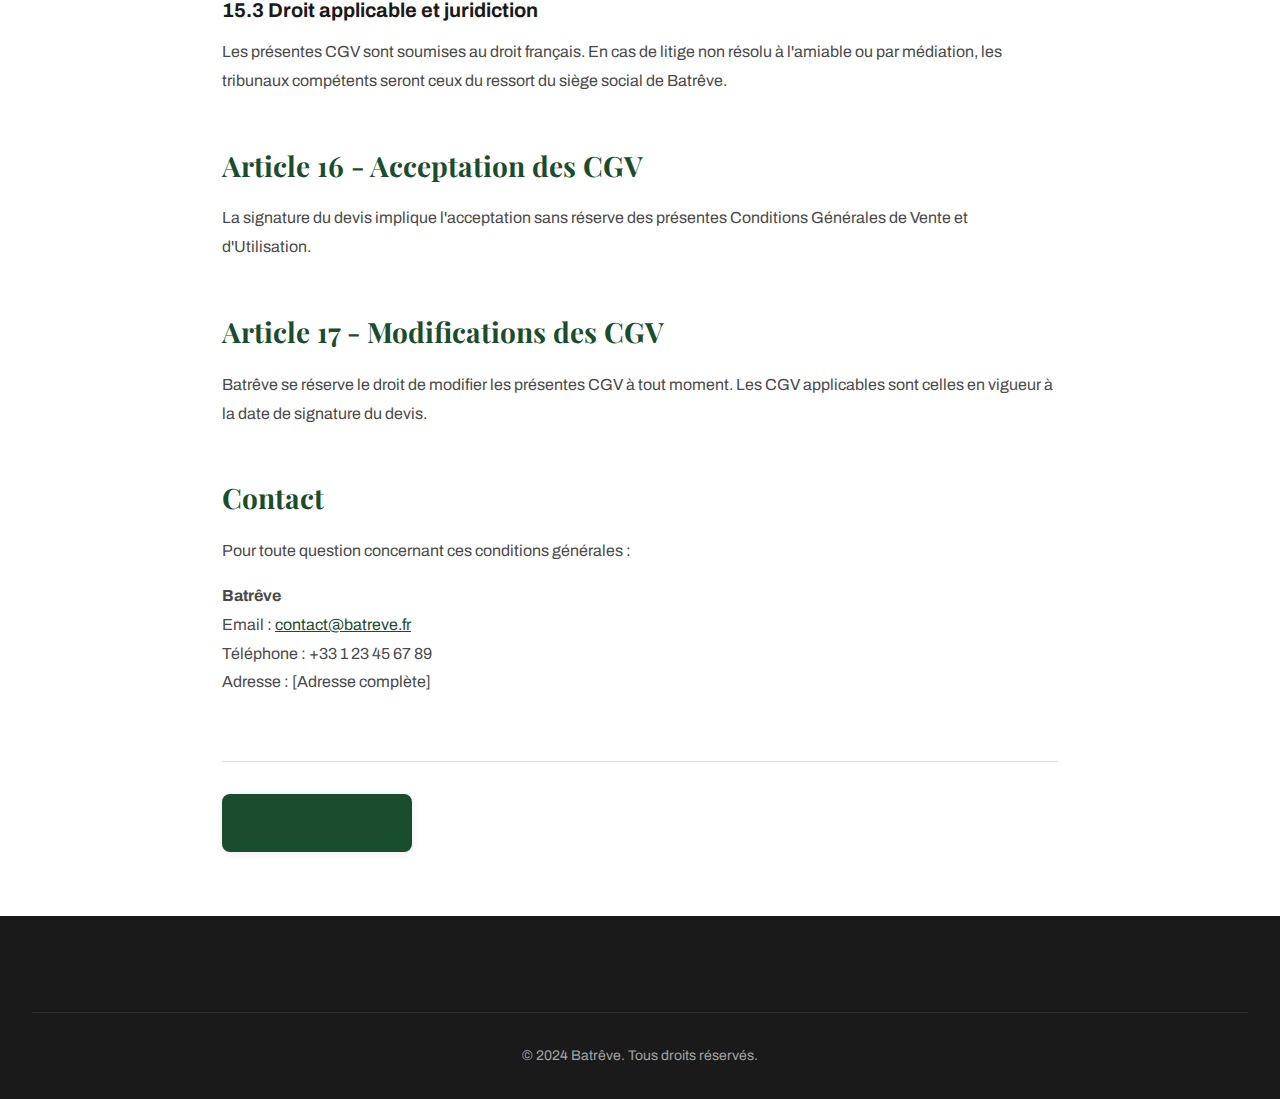
<file: terms.html>
<!DOCTYPE html>
<html lang="fr">
<head>
    <meta charset="UTF-8">
    <meta name="viewport" content="width=device-width, initial-scale=1.0">
    <title>Conditions Générales - Batrêve</title>
    <link href="https://fonts.googleapis.com/css2?family=Playfair+Display:wght@400;500;600;700;800&family=Archivo:wght@300;400;500;600&display=swap" rel="stylesheet">
    <link rel="stylesheet" href="styles.css">
    <style>
        .legal-page {
            max-width: 900px;
            margin: 0 auto;
            padding: 120px 2rem 4rem;
        }
        .legal-page h1 {
            font-family: var(--font-display);
            font-size: 3rem;
            color: var(--text-dark);
            margin-bottom: 1rem;
        }
        .legal-page .update-date {
            color: var(--text-light);
            margin-bottom: 3rem;
        }
        .legal-page h2 {
            font-family: var(--font-display);
            font-size: 1.75rem;
            color: var(--primary);
            margin-top: 3rem;
            margin-bottom: 1rem;
        }
        .legal-page h3 {
            font-size: 1.25rem;
            color: var(--text-dark);
            margin-top: 2rem;
            margin-bottom: 0.75rem;
        }
        .legal-page p, .legal-page li {
            line-height: 1.8;
            margin-bottom: 1rem;
        }
        .legal-page ul, .legal-page ol {
            padding-left: 2rem;
        }
        .legal-page a {
            color: var(--primary);
            text-decoration: underline;
        }
        .legal-page .back-link {
            display: inline-flex;
            align-items: center;
            gap: 0.5rem;
            color: var(--primary);
            font-weight: 600;
            margin-bottom: 2rem;
        }
    </style>
</head>
<body>
    <nav class="navbar scrolled">
        <div class="nav-container">
            <a href="index.html" class="logo">
                <span class="logo-icon">◆</span>
                <span class="logo-text">Batrêve</span>
            </a>
        </div>
    </nav>

    <main class="legal-page">
        <a href="index.html" class="back-link">
            <svg width="20" height="20" viewBox="0 0 20 20" fill="none">
                <path d="M16 10H4m0 0l6 6m-6-6l6-6" stroke="currentColor" stroke-width="2"/>
            </svg>
            Retour à l'accueil
        </a>

        <h1>Conditions Générales de Vente et d'Utilisation</h1>
        <p class="update-date">Dernière mise à jour : 31 janvier 2024</p>

        <h2>Article 1 - Objet et champ d'application</h2>
        <p>
            Les présentes Conditions Générales de Vente et d'Utilisation (ci-après « CGV ») régissent les relations contractuelles entre :
        </p>
        <p>
            <strong>Batrêve</strong>, société [forme juridique] au capital de [montant]€, immatriculée au RCS de Paris sous le numéro 123 456 789, dont le siège social est situé [adresse complète], représentée par [nom du représentant légal], en qualité de [fonction] (ci-après « Batrêve » ou « le Prestataire »)
        </p>
        <p>
            Et toute personne physique ou morale souhaitant bénéficier des services proposés par Batrêve (ci-après « le Client »).
        </p>

        <h2>Article 2 - Services proposés</h2>
        <p>
            Batrêve propose des services de rénovation de maisons et d'appartements, comprenant notamment :
        </p>
        <ul>
            <li>Rénovation complète d'appartements et maisons</li>
            <li>Rénovation de cuisines et salles de bain</li>
            <li>Extension et surélévation</li>
            <li>Rénovation énergétique</li>
            <li>Architecture d'intérieur et décoration</li>
            <li>Coordination de tous les corps de métier</li>
        </ul>

        <h2>Article 3 - Devis et acceptation</h2>
        
        <h3>3.1 Demande de devis</h3>
        <p>
            Toute demande de devis peut être effectuée via le formulaire de contact du site web, par email ou par téléphone. Le devis est gratuit et sans engagement.
        </p>

        <h3>3.2 Établissement du devis</h3>
        <p>
            Après une visite technique du site, Batrêve établit un devis détaillé comprenant :
        </p>
        <ul>
            <li>La description précise des travaux à réaliser</li>
            <li>Le détail des matériaux et équipements</li>
            <li>Le montant total TTC</li>
            <li>Les délais de réalisation</li>
            <li>Les conditions de paiement</li>
            <li>La durée de validité du devis (30 jours sauf mention contraire)</li>
        </ul>

        <h3>3.3 Acceptation du devis</h3>
        <p>
            Le devis signé et daté par le Client vaut acceptation des présentes CGV et accord ferme pour la réalisation des travaux. Un acompte de 30% du montant total est requis à la signature.
        </p>

        <h2>Article 4 - Prix et conditions de paiement</h2>

        <h3>4.1 Prix</h3>
        <p>
            Les prix sont indiqués en euros TTC (toutes taxes comprises). Ils incluent la main-d'œuvre, les matériaux spécifiés dans le devis, et les frais de coordination.
        </p>

        <h3>4.2 Modalités de paiement</h3>
        <p>
            Le paiement s'effectue selon l'échéancier suivant :
        </p>
        <ul>
            <li>30% à la signature du devis</li>
            <li>40% à mi-parcours des travaux</li>
            <li>30% à la livraison et réception des travaux</li>
        </ul>
        <p>
            Les paiements peuvent être effectués par virement bancaire, chèque ou carte bancaire.
        </p>

        <h3>4.3 Révision des prix</h3>
        <p>
            Les prix sont révisables en cas de modification substantielle des travaux demandée par le Client ou en cas de découverte de vices cachés nécessitant des travaux supplémentaires. Toute modification fera l'objet d'un devis complémentaire.
        </p>

        <h2>Article 5 - Délais d'exécution</h2>
        <p>
            Les délais d'exécution sont indiqués dans le devis à titre indicatif. Batrêve s'engage à respecter ces délais sous réserve de conditions météorologiques normales et de l'absence de cas de force majeure.
        </p>
        <p>
            Tout retard significatif sera communiqué au Client dans les plus brefs délais avec explication des causes et nouvelle estimation du délai.
        </p>

        <h2>Article 6 - Obligations du Client</h2>
        <p>
            Le Client s'engage à :
        </p>
        <ul>
            <li>Fournir un accès libre et sécurisé au chantier</li>
            <li>Assurer la mise hors d'eau et hors d'air du chantier si nécessaire</li>
            <li>Libérer les locaux et retirer les meubles avant le début des travaux (sauf accord contraire)</li>
            <li>Fournir l'alimentation en eau et électricité nécessaire aux travaux</li>
            <li>Obtenir les autorisations nécessaires (copropriété, mairie, etc.)</li>
            <li>Effectuer les paiements selon l'échéancier convenu</li>
            <li>Être présent ou représenté lors des visites techniques et de la réception des travaux</li>
        </ul>

        <h2>Article 7 - Obligations de Batrêve</h2>
        <p>
            Batrêve s'engage à :
        </p>
        <ul>
            <li>Réaliser les travaux conformément au devis accepté et aux règles de l'art</li>
            <li>Respecter les normes en vigueur et les règlements de sécurité</li>
            <li>Coordonner l'intervention de tous les corps de métier</li>
            <li>Assurer le nettoyage quotidien du chantier</li>
            <li>Tenir le Client informé de l'avancement des travaux</li>
            <li>Souscrire les assurances obligatoires (garantie décennale, RC Pro)</li>
            <li>Fournir les attestations d'assurance sur demande</li>
        </ul>

        <h2>Article 8 - Réception des travaux</h2>
        <p>
            À l'achèvement des travaux, une visite de réception est organisée en présence du Client et du représentant de Batrêve. Un procès-verbal de réception est établi, mentionnant :
        </p>
        <ul>
            <li>La conformité des travaux au devis</li>
            <li>Les éventuelles réserves</li>
            <li>La date de livraison</li>
        </ul>
        <p>
            Les réserves éventuelles doivent être levées dans un délai de 30 jours. Le paiement final est dû après levée des réserves ou immédiatement en cas de réception sans réserve.
        </p>

        <h2>Article 9 - Garanties</h2>

        <h3>9.1 Garantie de parfait achèvement (1 an)</h3>
        <p>
            Pendant 1 an à compter de la réception, Batrêve s'engage à réparer tous les désordres signalés par le Client, qu'ils aient fait ou non l'objet de réserves.
        </p>

        <h3>9.2 Garantie biennale (2 ans)</h3>
        <p>
            Pendant 2 ans, Batrêve garantit le bon fonctionnement des équipements dissociables (cuisine équipée, chauffage, etc.).
        </p>

        <h3>9.3 Garantie décennale (10 ans)</h3>
        <p>
            Pendant 10 ans, Batrêve garantit les dommages compromettant la solidité de l'ouvrage ou le rendant impropre à sa destination (structure, étanchéité, etc.).
        </p>

        <h2>Article 10 - Assurances</h2>
        <p>
            Batrêve dispose des assurances obligatoires suivantes :
        </p>
        <ul>
            <li><strong>Assurance Responsabilité Civile Professionnelle</strong> : n°[numéro] auprès de [nom assureur]</li>
            <li><strong>Assurance Garantie Décennale</strong> : n°[numéro] auprès de [nom assureur]</li>
        </ul>
        <p>
            Le Client est invité à souscrire une assurance dommages-ouvrage pour garantir le financement des réparations en cas de sinistre.
        </p>

        <h2>Article 11 - Modification et annulation</h2>

        <h3>11.1 Modification des travaux</h3>
        <p>
            Toute modification des travaux demandée par le Client doit faire l'objet d'un devis complémentaire écrit et accepté. Ces modifications peuvent entraîner une révision des délais et des prix.
        </p>

        <h3>11.2 Annulation par le Client</h3>
        <p>
            En application de l'article L221-18 du Code de la consommation, le Client dispose d'un délai de rétractation de 14 jours à compter de la signature du devis (pour les contrats conclus hors établissement).
        </p>
        <p>
            Passé ce délai, toute annulation entraînera :
        </p>
        <ul>
            <li>Avant le début des travaux : conservation de l'acompte de 30%</li>
            <li>Après le début des travaux : facturation des travaux réalisés et des matériaux commandés</li>
        </ul>

        <h2>Article 12 - Responsabilité et force majeure</h2>
        <p>
            Batrêve ne pourra être tenu responsable en cas de :
        </p>
        <ul>
            <li>Force majeure (catastrophe naturelle, pandémie, etc.)</li>
            <li>Fait du Client (non-respect de ses obligations, modifications répétées, etc.)</li>
            <li>Fait d'un tiers</li>
            <li>Vices cachés découverts en cours de chantier</li>
        </ul>

        <h2>Article 13 - Propriété intellectuelle</h2>
        <p>
            Tous les documents fournis par Batrêve (plans, maquettes 3D, esquisses, etc.) restent sa propriété intellectuelle et ne peuvent être reproduits sans autorisation écrite.
        </p>

        <h2>Article 14 - Données personnelles</h2>
        <p>
            Le traitement des données personnelles est effectué conformément à notre <a href="privacy.html">Politique de Confidentialité</a> et au RGPD.
        </p>

        <h2>Article 15 - Réclamations et litiges</h2>

        <h3>15.1 Réclamations</h3>
        <p>
            Toute réclamation doit être adressée par écrit à : contact@batreve.fr ou par courrier recommandé à notre adresse.
        </p>

        <h3>15.2 Médiation</h3>
        <p>
            En cas de litige, le Client peut recourir à un médiateur de la consommation :
        </p>
        <p>
            <strong>Médiateur de la consommation CNPM – MÉDIATION DE LA CONSOMMATION</strong><br>
            27 avenue de la Libération<br>
            42400 SAINT-CHAMOND<br>
            <a href="https://cnpm-mediation-consommation.eu" target="_blank">cnpm-mediation-consommation.eu</a>
        </p>

        <h3>15.3 Droit applicable et juridiction</h3>
        <p>
            Les présentes CGV sont soumises au droit français. En cas de litige non résolu à l'amiable ou par médiation, les tribunaux compétents seront ceux du ressort du siège social de Batrêve.
        </p>

        <h2>Article 16 - Acceptation des CGV</h2>
        <p>
            La signature du devis implique l'acceptation sans réserve des présentes Conditions Générales de Vente et d'Utilisation.
        </p>

        <h2>Article 17 - Modifications des CGV</h2>
        <p>
            Batrêve se réserve le droit de modifier les présentes CGV à tout moment. Les CGV applicables sont celles en vigueur à la date de signature du devis.
        </p>

        <h2>Contact</h2>
        <p>
            Pour toute question concernant ces conditions générales :
        </p>
        <p>
            <strong>Batrêve</strong><br>
            Email : <a href="mailto:contact@batreve.fr">contact@batreve.fr</a><br>
            Téléphone : +33 1 23 45 67 89<br>
            Adresse : [Adresse complète]
        </p>

        <div style="margin-top: 4rem; padding-top: 2rem; border-top: 1px solid var(--border-light);">
            <a href="index.html" class="btn btn-primary">Retour à l'accueil</a>
        </div>
    </main>

    <footer class="footer">
        <div class="container">
            <div class="footer-bottom">
                <p>&copy; 2024 Batrêve. Tous droits réservés.</p>
            </div>
        </div>
    </footer>
</body>
</html>
</file>
<file: styles.css>
/* ===================================
   CSS Variables & Reset
   =================================== */

:root {
    /* Color Palette - Sophisticated renovation aesthetic */
    --primary: #1a4d2e;        /* Deep forest green */
    --primary-light: #2d6a3f;
    --primary-dark: #0f3020;
    --accent: #d4af37;         /* Elegant gold */
    --accent-light: #e8c972;
    --accent-dark: #b8941f;
    
    --text-dark: #1a1a1a;
    --text-body: #4a4a4a;
    --text-light: #7a7a7a;
    --text-white: #ffffff;
    
    --bg-primary: #ffffff;
    --bg-secondary: #f8f9fa;
    --bg-tertiary: #f0f2f4;
    --bg-dark: #1a1a1a;
    
    --border-light: #e0e0e0;
    --border-medium: #c0c0c0;
    
    /* Typography */
    --font-display: 'Playfair Display', serif;
    --font-body: 'Archivo', sans-serif;
    
    /* Spacing */
    --spacing-xs: 0.5rem;
    --spacing-sm: 1rem;
    --spacing-md: 2rem;
    --spacing-lg: 4rem;
    --spacing-xl: 6rem;
    
    /* Animation */
    --transition-fast: 0.2s ease;
    --transition-base: 0.3s ease;
    --transition-slow: 0.5s ease;
    
    /* Shadows */
    --shadow-sm: 0 2px 8px rgba(0, 0, 0, 0.08);
    --shadow-md: 0 4px 16px rgba(0, 0, 0, 0.12);
    --shadow-lg: 0 8px 32px rgba(0, 0, 0, 0.16);
    --shadow-xl: 0 16px 48px rgba(0, 0, 0, 0.2);
}

/* ===================================
   🚨 CRITIQUE: Force TOUT à être visible
   =================================== */

.service-card,
.timeline-item,
.portfolio-item,
.testimonial-card,
.faq-item,
.hero-content,
.section-header,
.cta-content {
    opacity: 1 !important;
    visibility: visible !important;
}

/* Pas de transform par défaut */
.service-card,
.timeline-item,
.portfolio-item,
.testimonial-card,
.faq-item {
    transform: none !important;
}

* {
    margin: 0;
    padding: 0;
    box-sizing: border-box;
}

html {
    scroll-behavior: smooth;
    scroll-padding-top: 80px;
}

body {
    font-family: var(--font-body);
    color: var(--text-body);
    background: var(--bg-primary);
    line-height: 1.6;
    overflow-x: hidden;
}

img {
    max-width: 100%;
    height: auto;
    display: block;
}

a {
    text-decoration: none;
    color: inherit;
    transition: var(--transition-base);
}

button {
    font-family: inherit;
    border: none;
    cursor: pointer;
    transition: var(--transition-base);
}

/* ===================================
   Skip Link (Accessibility)
   =================================== */

.skip-link {
    position: absolute;
    top: -100px;
    left: 0;
    background: var(--primary);
    color: var(--text-white);
    padding: var(--spacing-sm) var(--spacing-md);
    z-index: 10000;
    font-weight: 600;
}

.skip-link:focus {
    top: 0;
}

/* ===================================
   Cookie Banner
   =================================== */

.cookie-banner {
    position: fixed;
    bottom: 0;
    left: 0;
    right: 0;
    background: var(--bg-dark);
    color: var(--text-white);
    padding: var(--spacing-md);
    z-index: 9999;
    transform: translateY(100%);
    transition: transform 0.4s ease;
}

.cookie-banner.show {
    transform: translateY(0);
}

.cookie-content {
    max-width: 1200px;
    margin: 0 auto;
    display: flex;
    align-items: center;
    justify-content: space-between;
    gap: var(--spacing-md);
    flex-wrap: wrap;
}

.cookie-content p {
    margin: 0;
    font-size: 0.95rem;
}

.cookie-content a {
    color: var(--accent);
    text-decoration: underline;
}

.btn-cookie {
    background: var(--accent);
    color: var(--text-dark);
    padding: 0.75rem 2rem;
    border-radius: 8px;
    font-weight: 600;
    font-size: 0.95rem;
}

.btn-cookie:hover {
    background: var(--accent-light);
    transform: translateY(-2px);
}

/* ===================================
   Navigation
   =================================== */

.navbar {
    position: fixed;
    top: 0;
    left: 0;
    right: 0;
    background: rgba(255, 255, 255, 0.95);
    backdrop-filter: blur(10px);
    z-index: 1000;
    transition: all var(--transition-base);
    box-shadow: 0 2px 20px rgba(0, 0, 0, 0);
}

.navbar.scrolled {
    box-shadow: var(--shadow-md);
}

.nav-container {
    max-width: 1400px;
    margin: 0 auto;
    padding: var(--spacing-sm) var(--spacing-md);
    display: flex;
    align-items: center;
    justify-content: space-between;
}

.logo {
    display: flex;
    align-items: center;
    gap: 0.75rem;
    font-family: var(--font-display);
    font-size: 1.75rem;
    font-weight: 700;
    color: var(--primary);
}

.logo-icon {
    font-size: 1.5rem;
    color: var(--accent);
}

.nav-menu {
    display: flex;
    list-style: none;
    gap: var(--spacing-md);
    align-items: center;
}

.nav-link {
    font-weight: 500;
    color: var(--text-dark);
    position: relative;
    padding: 0.5rem 0;
}

.nav-link::after {
    content: '';
    position: absolute;
    bottom: 0;
    left: 0;
    width: 0;
    height: 2px;
    background: var(--accent);
    transition: width var(--transition-base);
}

.nav-link:hover::after,
.nav-link.active::after {
    width: 100%;
}

.nav-cta {
    background: var(--primary);
    color: var(--text-white);
    padding: 0.75rem 1.5rem;
    border-radius: 8px;
}

.nav-cta::after {
    display: none;
}

.nav-cta:hover {
    background: var(--primary-light);
    transform: translateY(-2px);
}

.hamburger {
    display: none;
    flex-direction: column;
    gap: 6px;
    background: transparent;
    padding: 8px;
}

.hamburger span {
    width: 28px;
    height: 3px;
    background: var(--text-dark);
    border-radius: 2px;
    transition: var(--transition-base);
}

.hamburger.active span:nth-child(1) {
    transform: rotate(45deg) translate(8px, 8px);
}

.hamburger.active span:nth-child(2) {
    opacity: 0;
}

.hamburger.active span:nth-child(3) {
    transform: rotate(-45deg) translate(8px, -8px);
}

.scroll-progress {
    position: absolute;
    bottom: 0;
    left: 0;
    height: 3px;
    background: var(--accent);
    transition: width 0.1s linear;
}

/* ===================================
   Container & Layout
   =================================== */

.container {
    max-width: 1400px;
    margin: 0 auto;
    padding: 0 var(--spacing-md);
}

section {
    padding: var(--spacing-xl) 0;
    position: relative;
}

.section-header {
    text-align: center;
    max-width: 800px;
    margin: 0 auto var(--spacing-lg);
}

.section-label {
    display: inline-block;
    font-size: 0.875rem;
    font-weight: 600;
    text-transform: uppercase;
    letter-spacing: 2px;
    color: var(--accent);
    margin-bottom: var(--spacing-sm);
}

.section-title {
    font-family: var(--font-display);
    font-size: 3rem;
    font-weight: 700;
    color: var(--text-dark);
    margin-bottom: var(--spacing-sm);
    line-height: 1.2;
}

.section-subtitle {
    font-size: 1.125rem;
    color: var(--text-body);
    line-height: 1.7;
}

/* ===================================
   Buttons
   =================================== */

.btn {
    display: inline-flex;
    align-items: center;
    gap: 0.75rem;
    padding: 1rem 2rem;
    border-radius: 8px;
    font-weight: 600;
    font-size: 1rem;
    transition: all var(--transition-base);
    position: relative;
    overflow: hidden;
}

.btn::before {
    content: '';
    position: absolute;
    top: 50%;
    left: 50%;
    width: 0;
    height: 0;
    border-radius: 50%;
    background: rgba(255, 255, 255, 0.2);
    transform: translate(-50%, -50%);
    transition: width 0.6s, height 0.6s;
}

.btn:hover::before {
    width: 300px;
    height: 300px;
}

.btn-primary {
    background: var(--primary);
    color: var(--text-white);
    box-shadow: var(--shadow-sm);
}

.btn-primary:hover {
    background: var(--primary-light);
    transform: translateY(-3px);
    box-shadow: var(--shadow-md);
}

.btn-secondary {
    background: var(--bg-primary);
    color: var(--text-dark);
    border: 2px solid var(--primary);
}

.btn-secondary:hover {
    background: var(--primary);
    color: var(--text-white);
    transform: translateY(-3px);
}

.btn-large {
    padding: 1.25rem 2.5rem;
    font-size: 1.125rem;
}

.btn-full {
    width: 100%;
    justify-content: center;
}

/* ===================================
   Hero Section
   =================================== */

.hero {
    min-height: 100vh;
    display: flex;
    align-items: center;
    justify-content: center;
    position: relative;
    padding-top: 80px;
}

.hero-background {
    position: absolute;
    top: 0;
    left: 0;
    width: 100%;
    height: 100%;
    z-index: -1;
}

.hero-overlay {
    position: absolute;
    top: 0;
    left: 0;
    width: 100%;
    height: 100%;
    background: linear-gradient(
        135deg,
        rgba(26, 77, 46, 0.85) 0%,
        rgba(15, 48, 32, 0.7) 50%,
        rgba(0, 0, 0, 0.6) 100%
    );
    z-index: 1;
}

.hero-image {
    width: 100%;
    height: 100%;
    object-fit: cover;
}

.hero-content {
    position: relative;
    z-index: 2;
    text-align: center;
    color: var(--text-white);
    opacity: 0;
    animation: fadeInUp 1s ease forwards 0.3s;
}

.hero-badge {
    display: inline-block;
    background: rgba(212, 175, 55, 0.2);
    border: 1px solid var(--accent);
    color: var(--accent);
    padding: 0.5rem 1.5rem;
    border-radius: 50px;
    font-size: 0.875rem;
    font-weight: 600;
    text-transform: uppercase;
    letter-spacing: 1px;
    margin-bottom: var(--spacing-md);
}

.hero-title {
    font-family: var(--font-display);
    font-size: 5rem;
    font-weight: 800;
    line-height: 1.1;
    margin-bottom: var(--spacing-md);
}

.hero-title-line {
    display: block;
}

.hero-title-accent {
    display: block;
    color: var(--accent);
    font-style: italic;
}

.hero-subtitle {
    font-size: 1.375rem;
    line-height: 1.7;
    max-width: 700px;
    margin: 0 auto var(--spacing-lg);
    opacity: 0.95;
}

.hero-cta {
    display: flex;
    gap: var(--spacing-md);
    justify-content: center;
    margin-bottom: var(--spacing-xl);
}

.hero-stats {
    display: flex;
    gap: var(--spacing-lg);
    justify-content: center;
    padding-top: var(--spacing-lg);
    border-top: 1px solid rgba(255, 255, 255, 0.2);
}

.stat-item {
    text-align: center;
}

.stat-number {
    font-family: var(--font-display);
    font-size: 3rem;
    font-weight: 700;
    color: var(--accent);
    line-height: 1;
    margin-bottom: 0.5rem;
}

.stat-label {
    font-size: 0.875rem;
    text-transform: uppercase;
    letter-spacing: 1px;
    opacity: 0.9;
}

.scroll-indicator {
    position: absolute;
    bottom: var(--spacing-lg);
    left: 50%;
    transform: translateX(-50%);
    display: flex;
    flex-direction: column;
    align-items: center;
    gap: var(--spacing-sm);
    color: var(--text-white);
    font-size: 0.875rem;
    text-transform: uppercase;
    letter-spacing: 2px;
    animation: bounce 2s infinite;
}

.scroll-line {
    width: 2px;
    height: 60px;
    background: linear-gradient(
        to bottom,
        var(--accent),
        transparent
    );
}

/* ===================================
   Services Section
   =================================== */

.services {
    background: var(--bg-secondary);
}

.services-grid {
    display: grid;
    grid-template-columns: repeat(auto-fit, minmax(280px, 1fr));
    gap: var(--spacing-md);
}

.service-card {
    background: var(--bg-primary);
    padding: var(--spacing-lg);
    border-radius: 16px;
    box-shadow: var(--shadow-sm);
    transition: all var(--transition-base);
    position: relative;
    overflow: hidden;
}

.service-card::before {
    content: '';
    position: absolute;
    top: 0;
    left: 0;
    width: 100%;
    height: 4px;
    background: linear-gradient(90deg, var(--primary), var(--accent));
    transform: scaleX(0);
    transform-origin: left;
    transition: transform var(--transition-slow);
}

.service-card:hover {
    transform: translateY(-8px);
    box-shadow: var(--shadow-lg);
}

.service-card:hover::before {
    transform: scaleX(1);
}

.service-icon {
    width: 64px;
    height: 64px;
    background: linear-gradient(135deg, var(--primary), var(--primary-light));
    border-radius: 16px;
    display: flex;
    align-items: center;
    justify-content: center;
    margin-bottom: var(--spacing-md);
    color: var(--text-white);
}

.service-title {
    font-family: var(--font-display);
    font-size: 1.5rem;
    font-weight: 600;
    color: var(--text-dark);
    margin-bottom: var(--spacing-sm);
}

.service-description {
    color: var(--text-body);
    margin-bottom: var(--spacing-md);
    line-height: 1.7;
}

.service-features {
    list-style: none;
    margin-bottom: var(--spacing-md);
}

.service-features li {
    padding: 0.5rem 0;
    padding-left: 1.75rem;
    position: relative;
    color: var(--text-body);
    font-size: 0.95rem;
}

.service-features li::before {
    content: '✓';
    position: absolute;
    left: 0;
    color: var(--accent);
    font-weight: 700;
}

.service-link {
    display: inline-flex;
    align-items: center;
    gap: 0.5rem;
    color: var(--primary);
    font-weight: 600;
    transition: gap var(--transition-base);
}

.service-link:hover {
    gap: 0.75rem;
    color: var(--primary-light);
}

/* ===================================
   Process/Timeline Section
   =================================== */

.process {
    background: var(--bg-primary);
}

.timeline {
    position: relative;
    max-width: 900px;
    margin: 0 auto;
}

.timeline::before {
    content: '';
    position: absolute;
    left: 40px;
    top: 0;
    bottom: 0;
    width: 3px;
    background: linear-gradient(
        to bottom,
        var(--accent),
        var(--primary)
    );
}

.timeline-item {
    display: flex;
    gap: var(--spacing-lg);
    margin-bottom: var(--spacing-xl);
    position: relative;
    opacity: 0;
    transform: translateX(-30px);
}

.timeline-item.animate {
    animation: slideInLeft 0.6s ease forwards;
}

.timeline-marker {
    flex-shrink: 0;
    width: 80px;
    height: 80px;
    background: linear-gradient(135deg, var(--primary), var(--primary-light));
    border-radius: 50%;
    display: flex;
    align-items: center;
    justify-content: center;
    box-shadow: 0 0 0 8px rgba(26, 77, 46, 0.1);
    position: relative;
    z-index: 1;
}

.timeline-number {
    font-family: var(--font-display);
    font-size: 1.75rem;
    font-weight: 700;
    color: var(--text-white);
}

.timeline-content {
    flex: 1;
    background: var(--bg-secondary);
    padding: var(--spacing-lg);
    border-radius: 16px;
    box-shadow: var(--shadow-sm);
}

.timeline-title {
    font-family: var(--font-display);
    font-size: 1.75rem;
    font-weight: 600;
    color: var(--text-dark);
    margin-bottom: var(--spacing-sm);
}

.timeline-description {
    color: var(--text-body);
    margin-bottom: var(--spacing-md);
    line-height: 1.7;
}

.timeline-points {
    list-style: none;
}

.timeline-points li {
    padding: 0.5rem 0;
    padding-left: 1.75rem;
    position: relative;
    color: var(--text-body);
    font-size: 0.95rem;
}

.timeline-points li::before {
    content: '◆';
    position: absolute;
    left: 0;
    color: var(--accent);
    font-size: 0.75rem;
}

/* ===================================
   Portfolio Section
   =================================== */

.portfolio {
    background: var(--bg-primary);
}

.portfolio-grid {
    display: grid;
    grid-template-columns: repeat(12, 1fr);
    gap: var(--spacing-md);
}

.portfolio-item {
    grid-column: span 4;
    position: relative;
    border-radius: 16px;
    overflow: hidden;
    cursor: pointer;
    aspect-ratio: 4/5;
    opacity: 0;
}

.portfolio-item.animate {
    animation: fadeInUp 0.6s ease forwards;
}

.portfolio-large {
    grid-column: span 8;
    aspect-ratio: 16/10;
}

.portfolio-wide {
    grid-column: span 6;
    aspect-ratio: 3/2;
}

.portfolio-item img {
    width: 100%;
    height: 100%;
    object-fit: cover;
    transition: transform 0.6s ease;
}

.portfolio-overlay {
    position: absolute;
    top: 0;
    left: 0;
    width: 100%;
    height: 100%;
    background: linear-gradient(
        to top,
        rgba(26, 77, 46, 0.95) 0%,
        rgba(26, 77, 46, 0.7) 50%,
        transparent 100%
    );
    display: flex;
    align-items: flex-end;
    padding: var(--spacing-lg);
    opacity: 0;
    transition: opacity var(--transition-base);
}

.portfolio-item:hover img {
    transform: scale(1.05);
}

.portfolio-item:hover .portfolio-overlay {
    opacity: 1;
}

.portfolio-info {
    color: var(--text-white);
}

.portfolio-category {
    display: inline-block;
    background: rgba(212, 175, 55, 0.3);
    border: 1px solid var(--accent);
    color: var(--accent);
    padding: 0.25rem 0.75rem;
    border-radius: 20px;
    font-size: 0.75rem;
    font-weight: 600;
    text-transform: uppercase;
    letter-spacing: 1px;
    margin-bottom: var(--spacing-sm);
}

.portfolio-title {
    font-family: var(--font-display);
    font-size: 1.5rem;
    font-weight: 600;
    margin-bottom: 0.5rem;
}

.portfolio-description {
    font-size: 0.95rem;
    opacity: 0.9;
}

/* ===================================
   Testimonials Section
   =================================== */

.testimonials {
    background: var(--bg-secondary);
}

.testimonials-grid {
    display: grid;
    grid-template-columns: repeat(auto-fit, minmax(320px, 1fr));
    gap: var(--spacing-md);
    margin-bottom: var(--spacing-lg);
}

.testimonial-card {
    background: var(--bg-primary);
    padding: var(--spacing-lg);
    border-radius: 16px;
    box-shadow: var(--shadow-sm);
    transition: all var(--transition-base);
    position: relative;
    opacity: 0;
}

.testimonial-card.animate {
    animation: fadeInUp 0.6s ease forwards;
}

.testimonial-card::before {
    content: '"';
    position: absolute;
    top: -20px;
    left: var(--spacing-lg);
    font-family: var(--font-display);
    font-size: 6rem;
    color: var(--accent);
    opacity: 0.1;
}

.testimonial-card:hover {
    transform: translateY(-5px);
    box-shadow: var(--shadow-md);
}

.testimonial-rating {
    color: var(--accent);
    font-size: 1.25rem;
    margin-bottom: var(--spacing-sm);
}

.testimonial-text {
    color: var(--text-body);
    line-height: 1.7;
    margin-bottom: var(--spacing-md);
    font-style: italic;
}

.testimonial-author {
    display: flex;
    align-items: center;
    gap: var(--spacing-md);
    padding-top: var(--spacing-md);
    border-top: 1px solid var(--border-light);
}

.testimonial-author img {
    width: 50px;
    height: 50px;
    border-radius: 50%;
    object-fit: cover;
}

.author-name {
    font-weight: 600;
    color: var(--text-dark);
    margin-bottom: 0.25rem;
}

.author-project {
    font-size: 0.875rem;
    color: var(--text-light);
}

.trust-badges {
    display: flex;
    justify-content: center;
    gap: var(--spacing-lg);
    flex-wrap: wrap;
    padding-top: var(--spacing-lg);
    border-top: 1px solid var(--border-light);
}

.trust-item {
    display: flex;
    align-items: center;
    gap: var(--spacing-sm);
    padding: var(--spacing-sm) var(--spacing-md);
    background: var(--bg-primary);
    border-radius: 50px;
    box-shadow: var(--shadow-sm);
}

.trust-icon {
    font-size: 1.5rem;
    color: var(--accent);
}

.trust-text {
    font-weight: 600;
    color: var(--text-dark);
    font-size: 0.95rem;
}

/* ===================================
   FAQ Section
   =================================== */

.faq {
    background: var(--bg-primary);
}

.faq-container {
    max-width: 900px;
    margin: 0 auto;
}

.faq-item {
    border-bottom: 1px solid var(--border-light);
    opacity: 0;
}

.faq-item.animate {
    animation: fadeInUp 0.6s ease forwards;
}

.faq-question {
    width: 100%;
    display: flex;
    justify-content: space-between;
    align-items: center;
    gap: var(--spacing-md);
    padding: var(--spacing-md) 0;
    background: transparent;
    text-align: left;
    font-family: var(--font-display);
    font-size: 1.25rem;
    font-weight: 600;
    color: var(--text-dark);
    cursor: pointer;
}

.faq-question:hover {
    color: var(--primary);
}

.faq-icon {
    flex-shrink: 0;
    transition: transform var(--transition-base);
    color: var(--primary);
}

.faq-item.active .faq-icon {
    transform: rotate(180deg);
    color: var(--accent);
}

.faq-answer {
    max-height: 0;
    overflow: hidden;
    transition: max-height 0.4s ease;
}

.faq-item.active .faq-answer {
    max-height: 1000px; /* Grande valeur pour s'adapter à tout contenu */
}

.faq-answer p {
    padding-bottom: var(--spacing-md);
    padding-top: var(--spacing-sm);
    color: var(--text-body);
    line-height: 1.7;
}

/* ===================================
   CTA Section
   =================================== */

.cta-section {
    background: linear-gradient(135deg, var(--primary-dark), var(--primary));
    color: var(--text-white);
}

.cta-content {
    display: grid;
    grid-template-columns: 1fr 1fr;
    gap: var(--spacing-xl);
    align-items: center;
}

.cta-title {
    font-family: var(--font-display);
    font-size: 3rem;
    font-weight: 700;
    line-height: 1.2;
    margin-bottom: var(--spacing-md);
}

.cta-subtitle {
    font-size: 1.125rem;
    line-height: 1.7;
    opacity: 0.9;
    margin-bottom: var(--spacing-lg);
}

.cta-features {
    display: flex;
    flex-direction: column;
    gap: var(--spacing-sm);
}

.cta-feature {
    display: flex;
    align-items: center;
    gap: var(--spacing-sm);
    font-weight: 500;
}

.cta-feature svg {
    color: var(--accent);
    flex-shrink: 0;
}

/* ===================================
   Contact Form
   =================================== */

.contact-form-container {
    background: var(--bg-primary);
    padding: var(--spacing-lg);
    border-radius: 16px;
    box-shadow: var(--shadow-xl);
}

.contact-form {
    margin-bottom: var(--spacing-md);
}

.form-row {
    display: grid;
    grid-template-columns: 1fr 1fr;
    gap: var(--spacing-md);
}

.form-group {
    margin-bottom: var(--spacing-md);
}

.form-group label {
    display: block;
    font-weight: 600;
    color: var(--text-dark);
    margin-bottom: 0.5rem;
}

.form-group input,
.form-group select,
.form-group textarea {
    width: 100%;
    padding: 0.875rem;
    border: 2px solid var(--border-light);
    border-radius: 8px;
    font-family: inherit;
    font-size: 1rem;
    transition: border-color var(--transition-base);
}

.form-group input:focus,
.form-group select:focus,
.form-group textarea:focus {
    outline: none;
    border-color: var(--primary);
}

.form-checkbox {
    display: flex;
    align-items: flex-start;
    gap: var(--spacing-sm);
    margin-bottom: var(--spacing-md);
}

.form-checkbox input[type="checkbox"] {
    margin-top: 0.25rem;
    width: 18px;
    height: 18px;
    cursor: pointer;
}

.form-checkbox label {
    font-size: 0.95rem;
    color: var(--text-body);
}

.form-checkbox a {
    color: var(--primary);
    text-decoration: underline;
}

.form-message {
    margin-top: var(--spacing-md);
    padding: var(--spacing-sm) var(--spacing-md);
    border-radius: 8px;
    font-weight: 500;
    display: none;
}

.form-message.success {
    display: block;
    background: #d4edda;
    color: #155724;
    border: 1px solid #c3e6cb;
}

.form-message.error {
    display: block;
    background: #f8d7da;
    color: #721c24;
    border: 1px solid #f5c6cb;
}

.contact-info {
    display: flex;
    flex-direction: column;
    gap: var(--spacing-md);
    padding-top: var(--spacing-md);
    border-top: 1px solid var(--border-light);
}

.contact-info-item {
    display: flex;
    align-items: center;
    gap: var(--spacing-sm);
    color: var(--text-body);
}

.contact-info-item svg {
    color: var(--accent);
    flex-shrink: 0;
}

/* ===================================
   Footer
   =================================== */

.footer {
    background: var(--bg-dark);
    color: var(--text-white);
    padding: var(--spacing-xl) 0 var(--spacing-md);
}

.footer-content {
    display: grid;
    grid-template-columns: 2fr 1fr 1fr 1fr 1.5fr;
    gap: var(--spacing-lg);
    margin-bottom: var(--spacing-lg);
}

.footer-logo {
    display: flex;
    align-items: center;
    gap: 0.75rem;
    font-family: var(--font-display);
    font-size: 1.75rem;
    font-weight: 700;
    margin-bottom: var(--spacing-md);
}

.footer-description {
    color: rgba(255, 255, 255, 0.7);
    line-height: 1.7;
    margin-bottom: var(--spacing-md);
}

.footer-social {
    display: flex;
    gap: var(--spacing-sm);
}

.footer-social a {
    width: 40px;
    height: 40px;
    background: rgba(255, 255, 255, 0.1);
    border-radius: 8px;
    display: flex;
    align-items: center;
    justify-content: center;
    transition: all var(--transition-base);
}

.footer-social a:hover {
    background: var(--accent);
    color: var(--text-dark);
    transform: translateY(-3px);
}

.footer-title {
    font-family: var(--font-display);
    font-size: 1.25rem;
    font-weight: 600;
    margin-bottom: var(--spacing-md);
}

.footer-links {
    list-style: none;
}

.footer-links li {
    margin-bottom: 0.75rem;
}

.footer-links a {
    color: rgba(255, 255, 255, 0.7);
    transition: color var(--transition-base);
}

.footer-links a:hover {
    color: var(--accent);
}

.footer-newsletter-text {
    color: rgba(255, 255, 255, 0.7);
    margin-bottom: var(--spacing-md);
    font-size: 0.95rem;
}

.footer-newsletter {
    display: flex;
    gap: 0.5rem;
}

.footer-newsletter input {
    flex: 1;
    padding: 0.75rem;
    border: 1px solid rgba(255, 255, 255, 0.2);
    background: rgba(255, 255, 255, 0.05);
    color: var(--text-white);
    border-radius: 8px;
    font-family: inherit;
}

.footer-newsletter input::placeholder {
    color: rgba(255, 255, 255, 0.5);
}

.footer-newsletter button {
    padding: 0.75rem 1rem;
    background: var(--accent);
    color: var(--text-dark);
    border-radius: 8px;
    transition: all var(--transition-base);
}

.footer-newsletter button:hover {
    background: var(--accent-light);
    transform: translateY(-2px);
}

.footer-bottom {
    padding-top: var(--spacing-md);
    border-top: 1px solid rgba(255, 255, 255, 0.1);
    text-align: center;
    color: rgba(255, 255, 255, 0.6);
    font-size: 0.875rem;
}

/* ===================================
   Back to Top Button
   =================================== */

.back-to-top {
    position: fixed;
    bottom: var(--spacing-md);
    right: var(--spacing-md);
    width: 50px;
    height: 50px;
    background: var(--primary);
    color: var(--text-white);
    border-radius: 50%;
    display: flex;
    align-items: center;
    justify-content: center;
    box-shadow: var(--shadow-lg);
    opacity: 0;
    visibility: hidden;
    transition: all var(--transition-base);
    z-index: 999;
}

.back-to-top.show {
    opacity: 1;
    visibility: visible;
}

.back-to-top:hover {
    background: var(--primary-light);
    transform: translateY(-5px);
}

/* ===================================
   Animations
   =================================== */

@keyframes fadeInUp {
    from {
        opacity: 0;
        transform: translateY(30px);
    }
    to {
        opacity: 1;
        transform: translateY(0);
    }
}

@keyframes slideInLeft {
    from {
        opacity: 0;
        transform: translateX(-30px);
    }
    to {
        opacity: 1;
        transform: translateX(0);
    }
}

@keyframes bounce {
    0%, 20%, 50%, 80%, 100% {
        transform: translateY(0) translateX(-50%);
    }
    40% {
        transform: translateY(-10px) translateX(-50%);
    }
    60% {
        transform: translateY(-5px) translateX(-50%);
    }
}

/* ===================================
   Responsive Design
   =================================== */

@media (max-width: 1024px) {
    .section-title {
        font-size: 2.5rem;
    }
    
    .hero-title {
        font-size: 4rem;
    }
    
    .cta-content {
        grid-template-columns: 1fr;
    }
    
    .footer-content {
        grid-template-columns: repeat(2, 1fr);
    }
    
    .portfolio-large,
    .portfolio-wide {
        grid-column: span 6;
    }
    
    .portfolio-item {
        grid-column: span 6;
    }
}

@media (max-width: 768px) {
    .hamburger {
        display: flex;
    }
    
    .nav-menu {
        position: fixed;
        top: 70px;
        left: 0;
        right: 0;
        background: var(--bg-primary);
        flex-direction: column;
        padding: var(--spacing-md);
        box-shadow: var(--shadow-lg);
        transform: translateY(-100%);
        opacity: 0;
        visibility: hidden;
        transition: all var(--transition-base);
    }
    
    .nav-menu.active {
        transform: translateY(0);
        opacity: 1;
        visibility: visible;
    }
    
    .hero-title {
        font-size: 3rem;
    }
    
    .hero-cta {
        flex-direction: column;
        align-items: stretch;
    }
    
    .hero-stats {
        flex-direction: column;
        gap: var(--spacing-md);
    }
    
    .section-title {
        font-size: 2rem;
    }
    
    .services-grid {
        grid-template-columns: 1fr;
    }
    
    .timeline::before {
        left: 20px;
    }
    
    .timeline-marker {
        width: 60px;
        height: 60px;
    }
    
    .timeline-number {
        font-size: 1.5rem;
    }
    
    .portfolio-grid {
        grid-template-columns: 1fr;
    }
    
    .portfolio-item,
    .portfolio-large,
    .portfolio-wide {
        grid-column: span 1;
    }
    
    .form-row {
        grid-template-columns: 1fr;
    }
    
    .footer-content {
        grid-template-columns: 1fr;
    }
    
    .cta-title {
        font-size: 2rem;
    }
}

@media (max-width: 480px) {
    .hero-title {
        font-size: 2.5rem;
    }
    
    .hero-subtitle {
        font-size: 1.125rem;
    }
    
    .btn-large {
        padding: 1rem 1.5rem;
        font-size: 1rem;
    }
}
</file>
